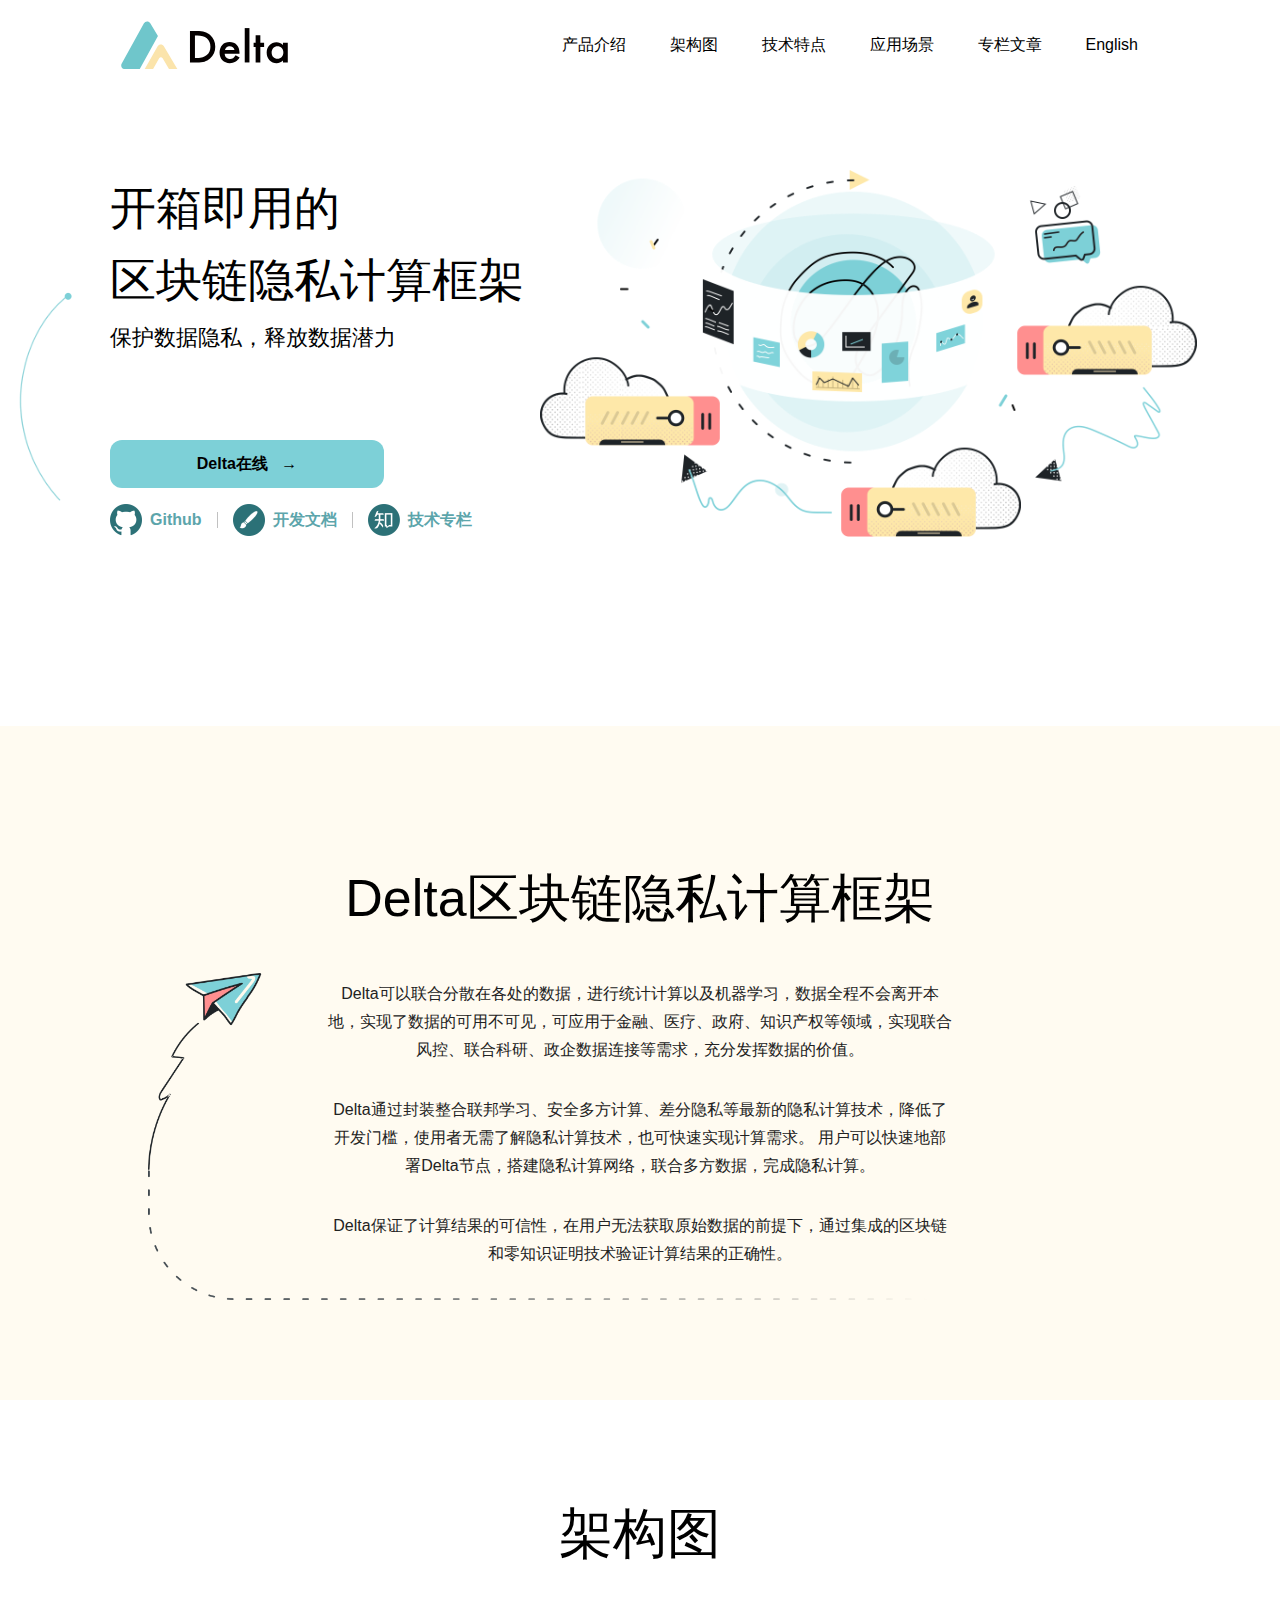
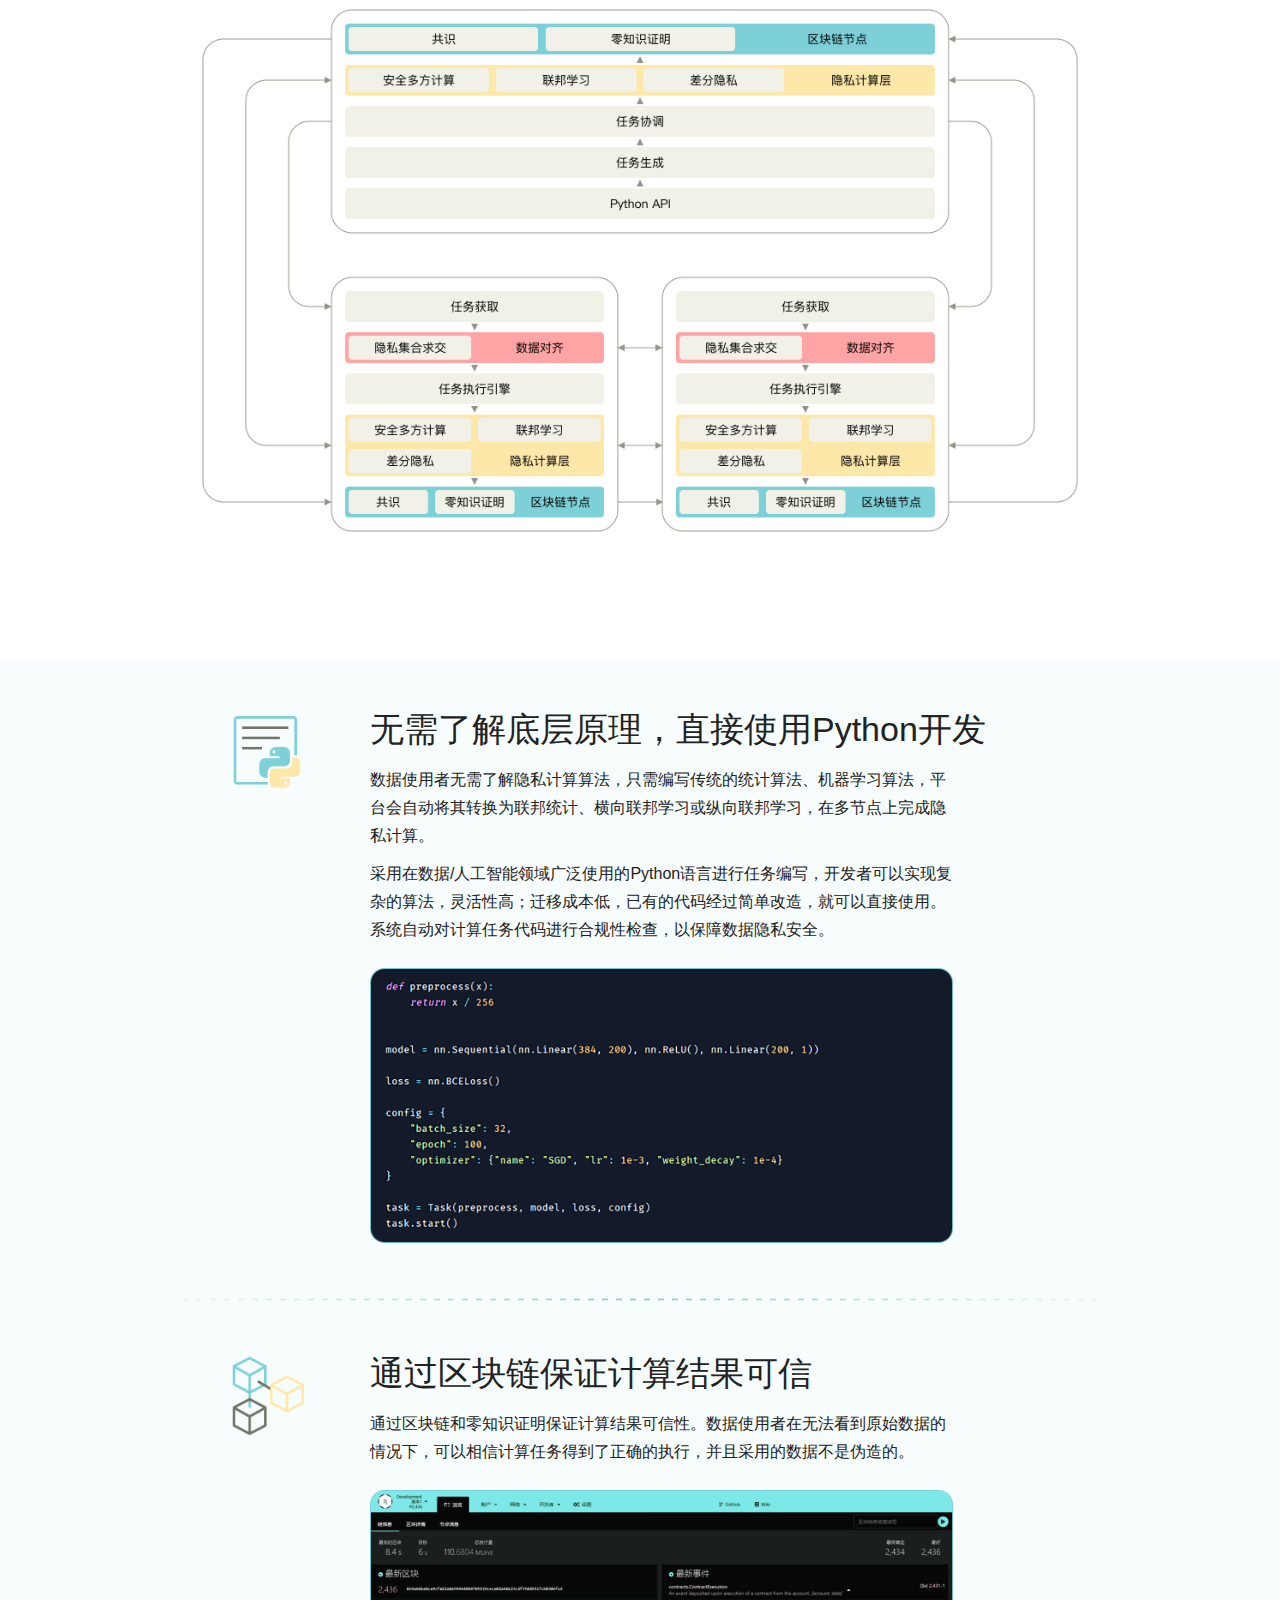
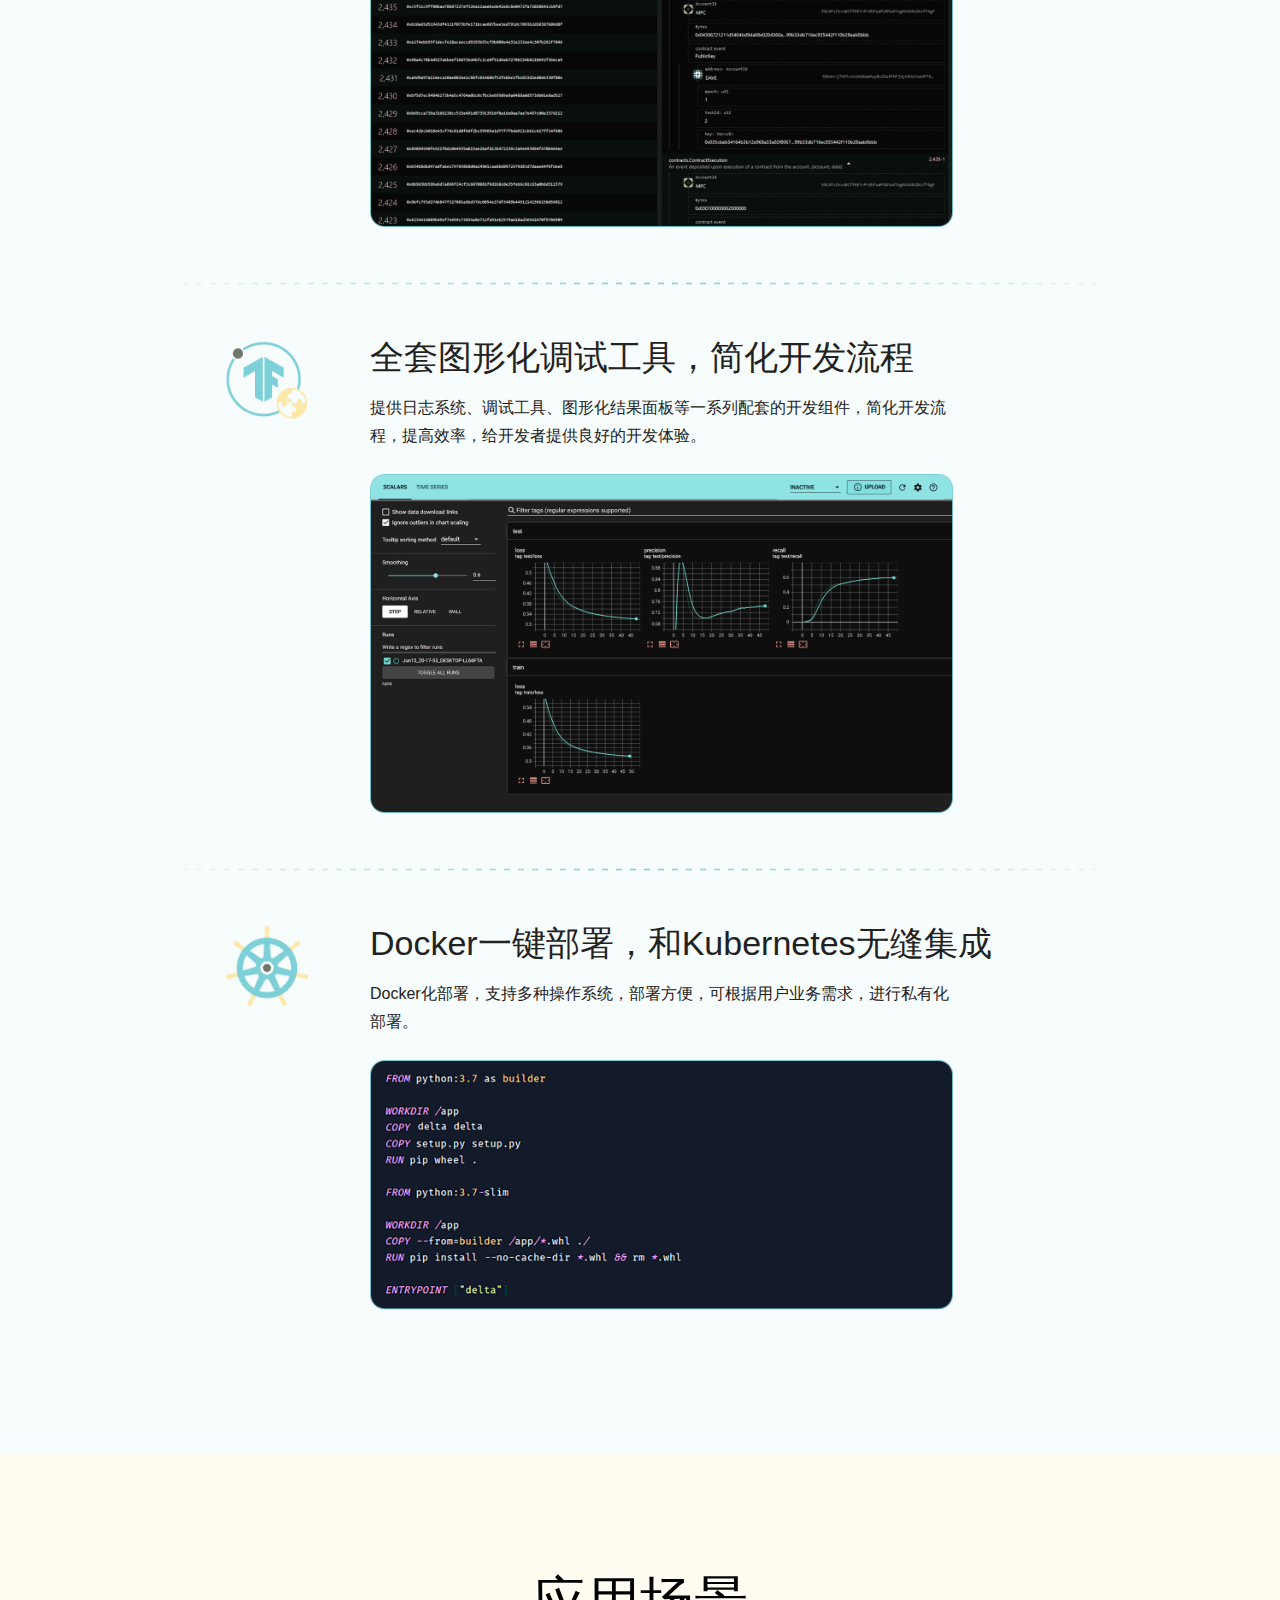
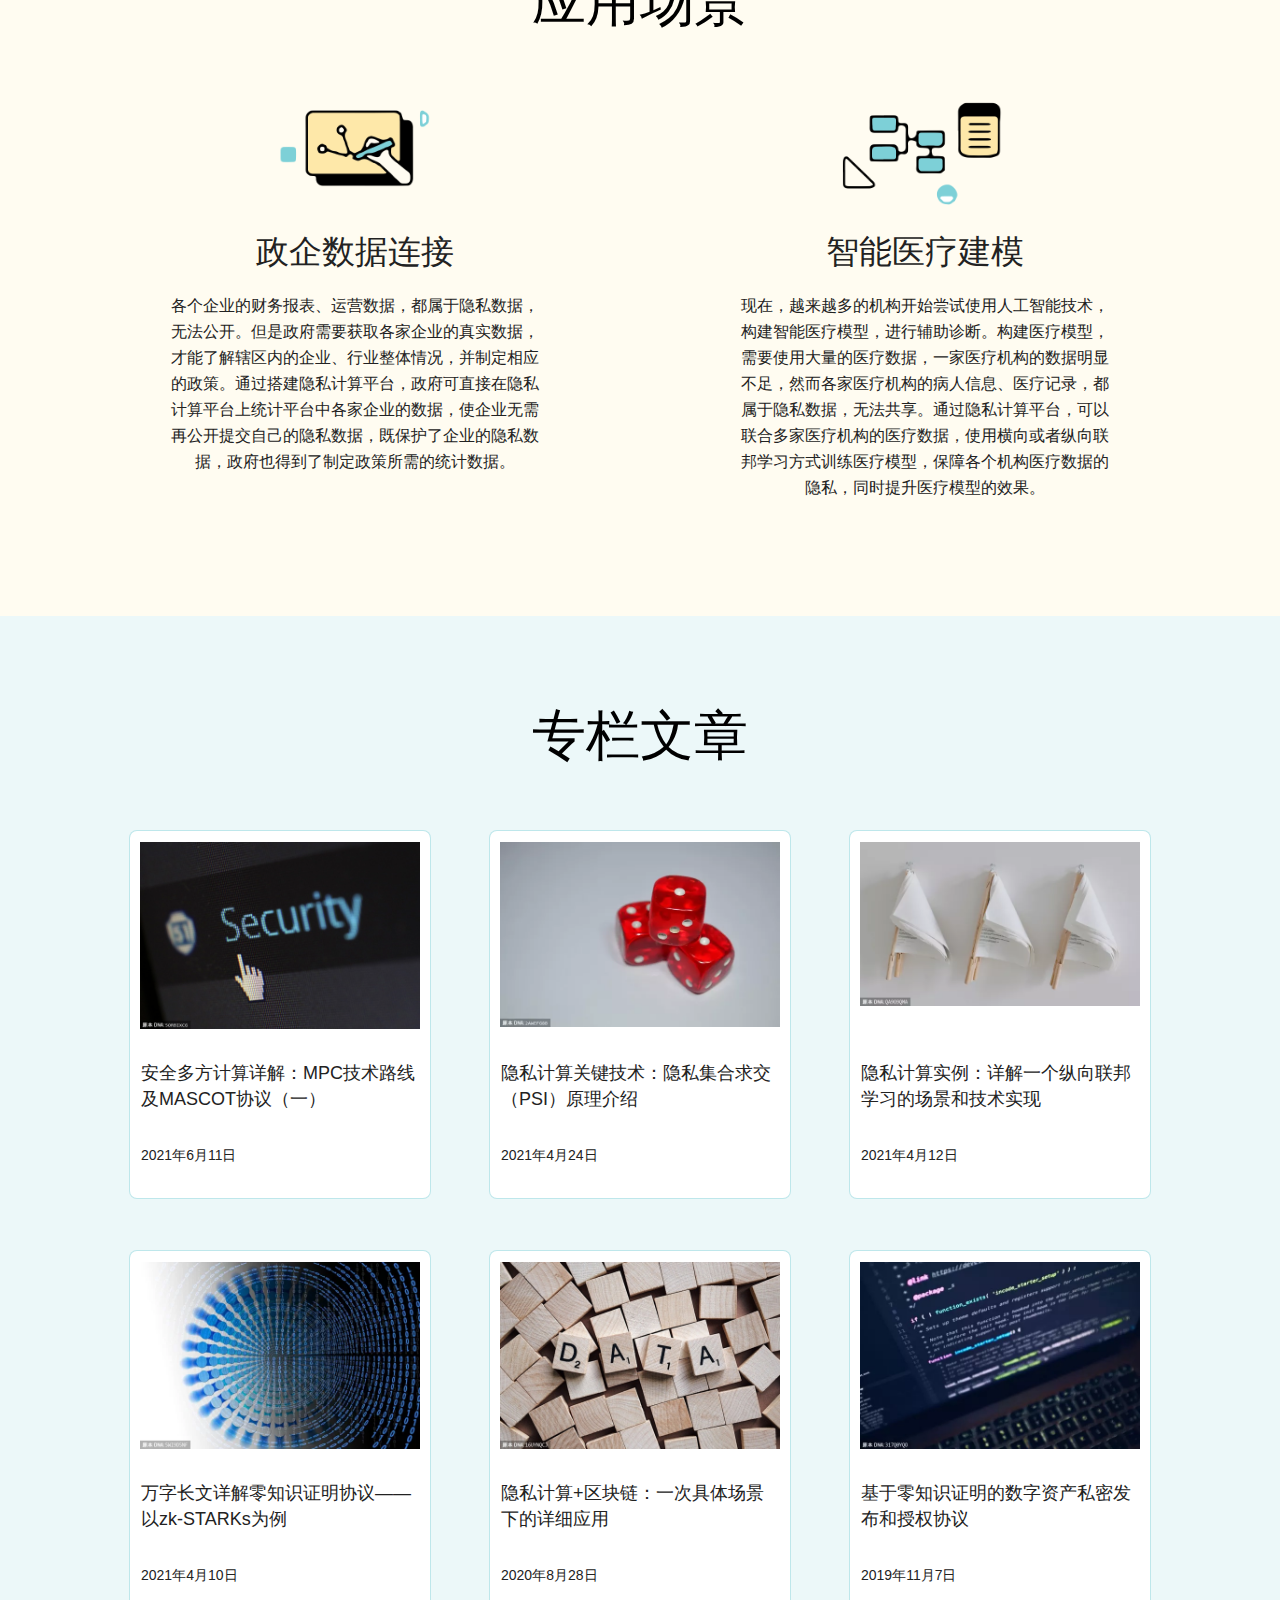
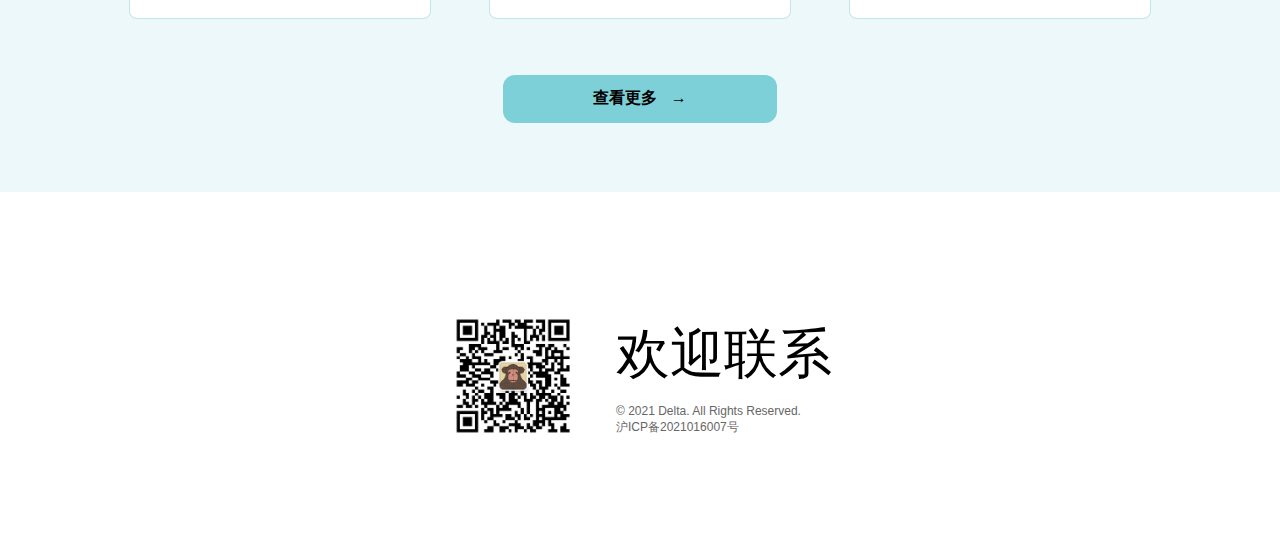
<file: index.html>
<!DOCTYPE html>
<html lang="zh">
<head>
    <meta charset="utf-8">
    <meta http-equiv="X-UA-Compatible" content="IE=edge">
    <title>Delta&nbsp;-&nbsp;开箱即用的区块链隐私计算框架</title>
    <meta name="description"
        content="快速搭建隐私计算网络，实现用户数据的可用不可见，无需获取原始数据，也可使用全网的数据进行统计计算以及机器学习。平台可用于金融、医疗、政府、知识产权等领域，实现联合风控、联合科研、政府数据开放等需求，提升数据的价值。">
    <meta name="keywords" content="Delta,隐私计算,Python,区块链,联邦学习,安全多方计算,差分隐私,可信计算,零知识证明">
    <meta name="viewport" content="width=device-width, initial-scale=1">
    <style>
        body {
            width: 100%;
            margin: 0;
        }

        a,
        p,
        span,
        button {
            font-family: 'PingFang SC', 'HanHei SC', 'Microsoft YaHei', 'Helvetica Neue', 'Helvetica', 'Arial', 'sans-serif';
        }

        img {
            max-height: 100%;
            max-width: 100%;
        }

        .clickable {
            cursor: pointer;
        }

        .title_color {
            color: #000000;
        }

        .detail_color {
            color: #222222;
        }

        .footer_color {
            color: #666666;
        }

        .bold {
            font-weight: 500;
        }

        .normal {
            font-weight: 400;
        }

        .thin {
            font-weight: 300;
        }

        a {
            text-decoration: none;
        }

        a:hover {
            text-decoration: underline;
        }
        .link_button:hover,.header_tab:hover {
            text-decoration: none;
        }
    </style>
    <link rel="shortcut icon" href="./favicon.ico" type="image/x-icon" />
    <link rel="stylesheet" href="./css/300.css">
    <link rel="stylesheet" href="./css/960.css">
    <link rel="stylesheet" href="./css/1200.css">
    <script type="text/javascript">
        function blogIn(x) {
            x.style.borderColor = "rgb(125, 208, 215)";
            x.style.borderWidth = "2px";
        }

        function blogOut(x) {
            x.style.borderColor = "rgba(125, 208, 215, 0.5)";
            x.style.borderWidth = "1px"
        }

        function headIn(x) {
            let child = x.firstElementChild;
            child.style.visibility = "visible";
        }

        function headOut(x) {
            let child = x.firstElementChild;
            child.style.visibility = "hidden";

        }

        function scrollInto(element_id) {
            let element = document.getElementById(element_id);
            element.scrollIntoView()

        }

        function tryDemo() {
            let quiz = document.getElementById("quiz");
            quiz.style.display = "flex";
            let btn = document.getElementById("submit_button");
            console.log(btn.onclick)
        }

    </script>
    <script type="text/javascript" async defer>
        var _hmt = _hmt || [];
        (function () {
            var hm = document.createElement("script");
            hm.src = "https://hm.baidu.com/hm.js?93edeb718fb49854a88e9ba46d8d0d24";
            var s = document.getElementsByTagName("script")[0];
            s.parentNode.insertBefore(hm, s);
        })();

    </script>
</head>

<body>
    <div id="header">
        <img id="logo" src="./img/logo.svg" />
        <span id="header_tabs">
            <span class="header_tab clickable" onclick="scrollInto('description')">产品介绍
                <span class="header_tab_img">
                    <img src="./img/header_img.png" alt="">
                </span>
            </span>
            <span class="header_tab bold title_color clickable" onclick="scrollInto('framework')">架构图
                <span class="header_tab_img">
                    <img src="./img/header_img.png" alt="">
                </span>
            </span>
            <span class="header_tab bold title_color clickable" onclick="scrollInto('features')">技术特点
                <span class="header_tab_img">
                    <img src="./img/header_img.png" alt="">
                </span>
            </span>
            <span class="header_tab bold title_color clickable" onclick="scrollInto('scene')">应用场景
                <span class="header_tab_img">
                    <img src="./img/header_img.png" alt="">
                </span>
            </span>
            <span class="header_tab bold title_color clickable" onclick="scrollInto('blog')">专栏文章
                <span class="header_tab_img">
                    <img src="./img/header_img.png" alt="">
                </span>
            </span>
            <a class="header_tab bold title_color clickable" href="/en">English
                <span class="header_tab_img">
                    <img src="./img/header_img.png" alt="">
                </span>
            </a>
        </span>

    </div>

    <div id="banner">
        <div id="banner_content">
            <p class="banner_big_title normal title_color">开箱即用的</p>
            <p class="banner_big_title normal title_color">区块链隐私计算框架</p>
            <p class="banner_small_title normal title_color">保护数据隐私，释放数据潜力</p>
            <button id="demo_button" class="arrow_button clickable"
                onclick="window.open('https://board.deltampc.com/')">Delta在线&nbsp;&nbsp;&nbsp;&rarr;</button>
            <div id="link_buttons">
                <a class="link_button clickable" href="https://github.com/delta-mpc" target="_blank">
                    <div class="link_img">
                        <img src="./img/github.png" alt="">
                    </div>
                    <div class="link_text">Github</div>
                </a>
                <div id="link_button_sep"></div>
                <a class="link_button clickable" href="https://docs.deltampc.com" target="_blank">
                    <div class="link_img">
                        <img src="./img/doc.png" alt="">
                    </div>
                    <div class="link_text">开发文档</div>
                </a>
                <div id="link_button_sep"></div>
                <a class="link_button clickable" href="https://www.zhihu.com/column/blocktech" target="_blank">
                    <div class="link_img">
                        <img src="./img/zhihu.png" alt="">
                    </div>
                    <div class="link_text">技术专栏</div>
                </a>
            </div>
            <span id="banner_line">
                <img src="./img/banner_line.png" alt="">
            </span>

        </div>

        <div id="banner_img">
            <img src="./img/banner.png" alt="">
        </div>


    </div>

    <div id="description" class="section">
        <p id="des_title" class="section_title">
            Delta区块链隐私计算框架
        </p>

        <div id="des_main">
            <div id="des_content">
                <p class="des_text thin detail_color">
                    Delta可以联合分散在各处的数据，进行统计计算以及机器学习，数据全程不会离开本地，实现了数据的可用不可见，可应用于金融、医疗、政府、知识产权等领域，实现联合风控、联合科研、政企数据连接等需求，充分发挥数据的价值。
                </p>
                <p class="des_text thin detail_color">
                    Delta通过封装整合联邦学习、安全多方计算、差分隐私等最新的隐私计算技术，降低了开发门槛，使用者无需了解隐私计算技术，也可快速实现计算需求。
                    用户可以快速地部署Delta节点，搭建隐私计算网络，联合多方数据，完成隐私计算。</p>
                <p class="des_text thin detail_color">
                    Delta保证了计算结果的可信性，在用户无法获取原始数据的前提下，通过集成的区块链和零知识证明技术验证计算结果的正确性。</p>
            </div>
            <span id="des_img">
                <img src="./img/des_line.png" alt="">
            </span>
        </div>

    </div>


    <div id="framework" class="section">
        <p id="framework_title" class="section_title">架构图</p>
        <div id="framework_img">
            <img src="./img/framework.png" alt="" />
        </div>
    </div>


    <div id="features" class="section">
        <div class="feature_tab">
            <div class="feature_tab_icon">
                <img src="./img/feature_icon1.png" alt="">
            </div>

            <div class="feature_tab_main">
                <p class="feature_tab_text1 normal detail_color">无需了解底层原理，直接使用Python开发</p>
                <p class="feature_tab_text2 thin detail_color">
                    数据使用者无需了解隐私计算算法，只需编写传统的统计算法、机器学习算法，平台会自动将其转换为联邦统计、横向联邦学习或纵向联邦学习，在多节点上完成隐私计算。</p>
                <p class="feature_tab_text2 thin detail_color">
                    采用在数据/人工智能领域广泛使用的Python语言进行任务编写，开发者可以实现复杂的算法，灵活性高；迁移成本低，已有的代码经过简单改造，就可以直接使用。系统自动对计算任务代码进行合规性检查，以保障数据隐私安全。
                </p>

                <div class="feature_tab_img">
                    <img src="./img/feature_img1.png" alt="" />
                </div>
            </div>
        </div>
        <div class="feature_sep">
            <img src="./img/feature_sep.png" alt="">
        </div>
        <div class="feature_tab">
            <div class="feature_tab_icon">
                <img src="./img/feature_icon2.png" alt="">
            </div>
            <div class="feature_tab_main">
                <p class="feature_tab_text1 normal detail_color">通过区块链保证计算结果可信</p>
                <p class="feature_tab_text2 thin detail_color">
                    通过区块链和零知识证明保证计算结果可信性。数据使用者在无法看到原始数据的情况下，可以相信计算任务得到了正确的执行，并且采用的数据不是伪造的。
                </p>
                <div class="feature_tab_img">
                    <img src="./img/feature_img2.png" alt="" />
                </div>
            </div>
        </div>
        <div class="feature_sep">
            <img src="./img/feature_sep.png" alt="">
        </div>

        <div class="feature_tab">
            <div class="feature_tab_icon">
                <img src="./img/feature_icon3.png" alt="">
            </div>
            <div class="feature_tab_main">
                <p class="feature_tab_text1 normal detail_color">全套图形化调试工具，简化开发流程</p>
                <p class="feature_tab_text2 thin detail_color">提供日志系统、调试工具、图形化结果面板等一系列配套的开发组件，简化开发流程，提高效率，给开发者提供良好的开发体验。
                </p>
                <div class="feature_tab_img">
                    <img src="./img/feature_img3.png" alt="" />
                </div>

            </div>
        </div>
        <div class="feature_sep">
            <img src="./img/feature_sep.png" alt="">
        </div>

        <div class="feature_tab">
            <div class="feature_tab_icon">
                <img src="./img/feature_icon4.png" alt="">
            </div>
            <div class="feature_tab_main">
                <p class="feature_tab_text1 normal detail_color">Docker一键部署，和Kubernetes无缝集成</p>
                <p class="feature_tab_text2 thin detail_color">
                    Docker化部署，支持多种操作系统，部署方便，可根据用户业务需求，进行私有化部署。
                </p>
                <div class="feature_tab_img">
                    <img src="./img/feature_img4.png" alt="" />
                </div>
            </div>
        </div>


    </div>

    <div id="scene" class="section">
        <p id="scene_title" class="section_title">应用场景</p>
        <div id="scene_content">
            <div class="scene_tab">
                <div class="scene_tab_img">
                    <img src="./img/scene_img1.png" alt="" />
                </div>
                <p class="scene_tab_text1 normal detail_color">政企数据连接</p>
                <p class="scene_tab_text2 thin detail_color">
                    各个企业的财务报表、运营数据，都属于隐私数据，无法公开。但是政府需要获取各家企业的真实数据，才能了解辖区内的企业、行业整体情况，并制定相应的政策。通过搭建隐私计算平台，政府可直接在隐私计算平台上统计平台中各家企业的数据，使企业无需再公开提交自己的隐私数据，既保护了企业的隐私数据，政府也得到了制定政策所需的统计数据。
                </p>
            </div>
            <div class="scene_tab">
                <div class="scene_tab_img">
                    <img src="./img/scene_img2.png" alt="" />
                </div>
                <p class="scene_tab_text1 normal detail_color">智能医疗建模</p>
                <p class="scene_tab_text2 thin detail_color">
                    现在，越来越多的机构开始尝试使用人工智能技术，构建智能医疗模型，进行辅助诊断。构建医疗模型，需要使用大量的医疗数据，一家医疗机构的数据明显不足，然而各家医疗机构的病人信息、医疗记录，都属于隐私数据，无法共享。通过隐私计算平台，可以联合多家医疗机构的医疗数据，使用横向或者纵向联邦学习方式训练医疗模型，保障各个机构医疗数据的隐私，同时提升医疗模型的效果。
                </p>
            </div>
        </div>
    </div>

    <div id="blog" class="section">
        <p id="blog_title" class="section_title">专栏文章</p>
        <div id="blog_main">
            <div class="blog_wrapper">
                <div class="blog_tab clickable" onclick="window.open('https://zhuanlan.zhihu.com/p/380037249');"
                    onmouseover="blogIn(this)" onmouseout="blogOut(this)">
                    <div class="blog_img">
                        <img src="./img/blog_img3.png" alt="">
                    </div>
                    <p class="blog_article_title bold detail_color">安全多方计算详解：MPC技术路线及MASCOT协议（一）</p>
                    <p class="blog_detail thin detail_color">
                        <span>2021年6月11日</span>
                    </p>
                </div>
            </div>

            <div class="blog_wrapper">
                <div class="blog_tab clickable" onclick="window.open('https://zhuanlan.zhihu.com/p/367477035');"
                    onmouseover="blogIn(this)" onmouseout="blogOut(this)">
                    <div class="blog_img">
                        <img src="./img/blog_img1.webp" alt="">
                    </div>
                    <p class="blog_article_title bold detail_color">隐私计算关键技术：隐私集合求交（PSI）原理介绍</p>
                    <p class="blog_detail thin detail_color">
                        <span>2021年4月24日</span>
                    </p>
                </div>
            </div>

            <div class="blog_wrapper">
                <div class="blog_tab clickable" onclick="window.open('https://zhuanlan.zhihu.com/p/364257618');"
                    onmouseover="blogIn(this)" onmouseout="blogOut(this)">
                    <div class="blog_img">
                        <img src="./img/blog_img6.webp" alt="">
                    </div>
                    <p class="blog_article_title bold detail_color">隐私计算实例：详解一个纵向联邦学习的场景和技术实现</p>
                    <p class="blog_detail thin detail_color">
                        <span>2021年4月12日</span>
                    </p>
                </div>
            </div>

            <div class="blog_wrapper">
                <div class="blog_tab clickable" onclick="window.open('https://zhuanlan.zhihu.com/p/362936724');"
                    onmouseover="blogIn(this)" onmouseout="blogOut(this)">
                    <div class="blog_img">
                        <img src="./img/blog_img5.webp" alt="">
                    </div>
                    <p class="blog_article_title bold detail_color">万字长文详解零知识证明协议——以zk-STARKs为例</p>
                    <p class="blog_detail thin detail_color">
                        <span>2021年4月10日</span>
                    </p>
                </div>
            </div>
            <div class="blog_wrapper">
                <div class="blog_tab clickable" onclick="window.open('https://zhuanlan.zhihu.com/p/203315316');"
                    onmouseover="blogIn(this)" onmouseout="blogOut(this)">
                    <div class="blog_img">
                        <img src="./img/blog_img2.jpg" alt="">
                    </div>
                    <p class="blog_article_title bold detail_color">隐私计算+区块链：一次具体场景下的详细应用</p>
                    <p class="blog_detail thin detail_color">
                        <span>2020年8月28日</span>
                    </p>
                </div>
            </div>

            <div class="blog_wrapper">
                <div class="blog_tab clickable" onclick="window.open('https://zhuanlan.zhihu.com/p/90625268');"
                    onmouseover="blogIn(this)" onmouseout="blogOut(this)">
                    <div class="blog_img">
                        <img src="./img/blog_img4.jpg" alt="">
                    </div>
                    <p class="blog_article_title bold detail_color">基于零知识证明的数字资产私密发布和授权协议</p>
                    <p class="blog_detail thin detail_color">
                        <span>2019年11月7日</span>
                    </p>
                </div>
            </div>
        </div>
        <button id="blog_button" class="arrow_button clickable"
            onclick="window.open('https://www.zhihu.com/column/blocktech')">查看更多&nbsp;&nbsp;&nbsp;&rarr;</button>
    </div>

    <div id="contact" class="section">
        <div id="contact_main">
            <div id="contact_img">
                <img src="./img/contact.png" alt="" />
            </div>
            <div id="contact_text">
                <p id="contact_title" class="section_title">欢迎联系</p>
                <p class="foot_text bold footer_color">&copy; 2021 Delta. All Rights Reserved.</p>
                <a class="foot_text bold footer_color" href="https://beian.miit.gov.cn"
                    target="_blank">沪ICP备2021016007号</a>
            </div>
        </div>
    </div>
</body>

</html>
</file>
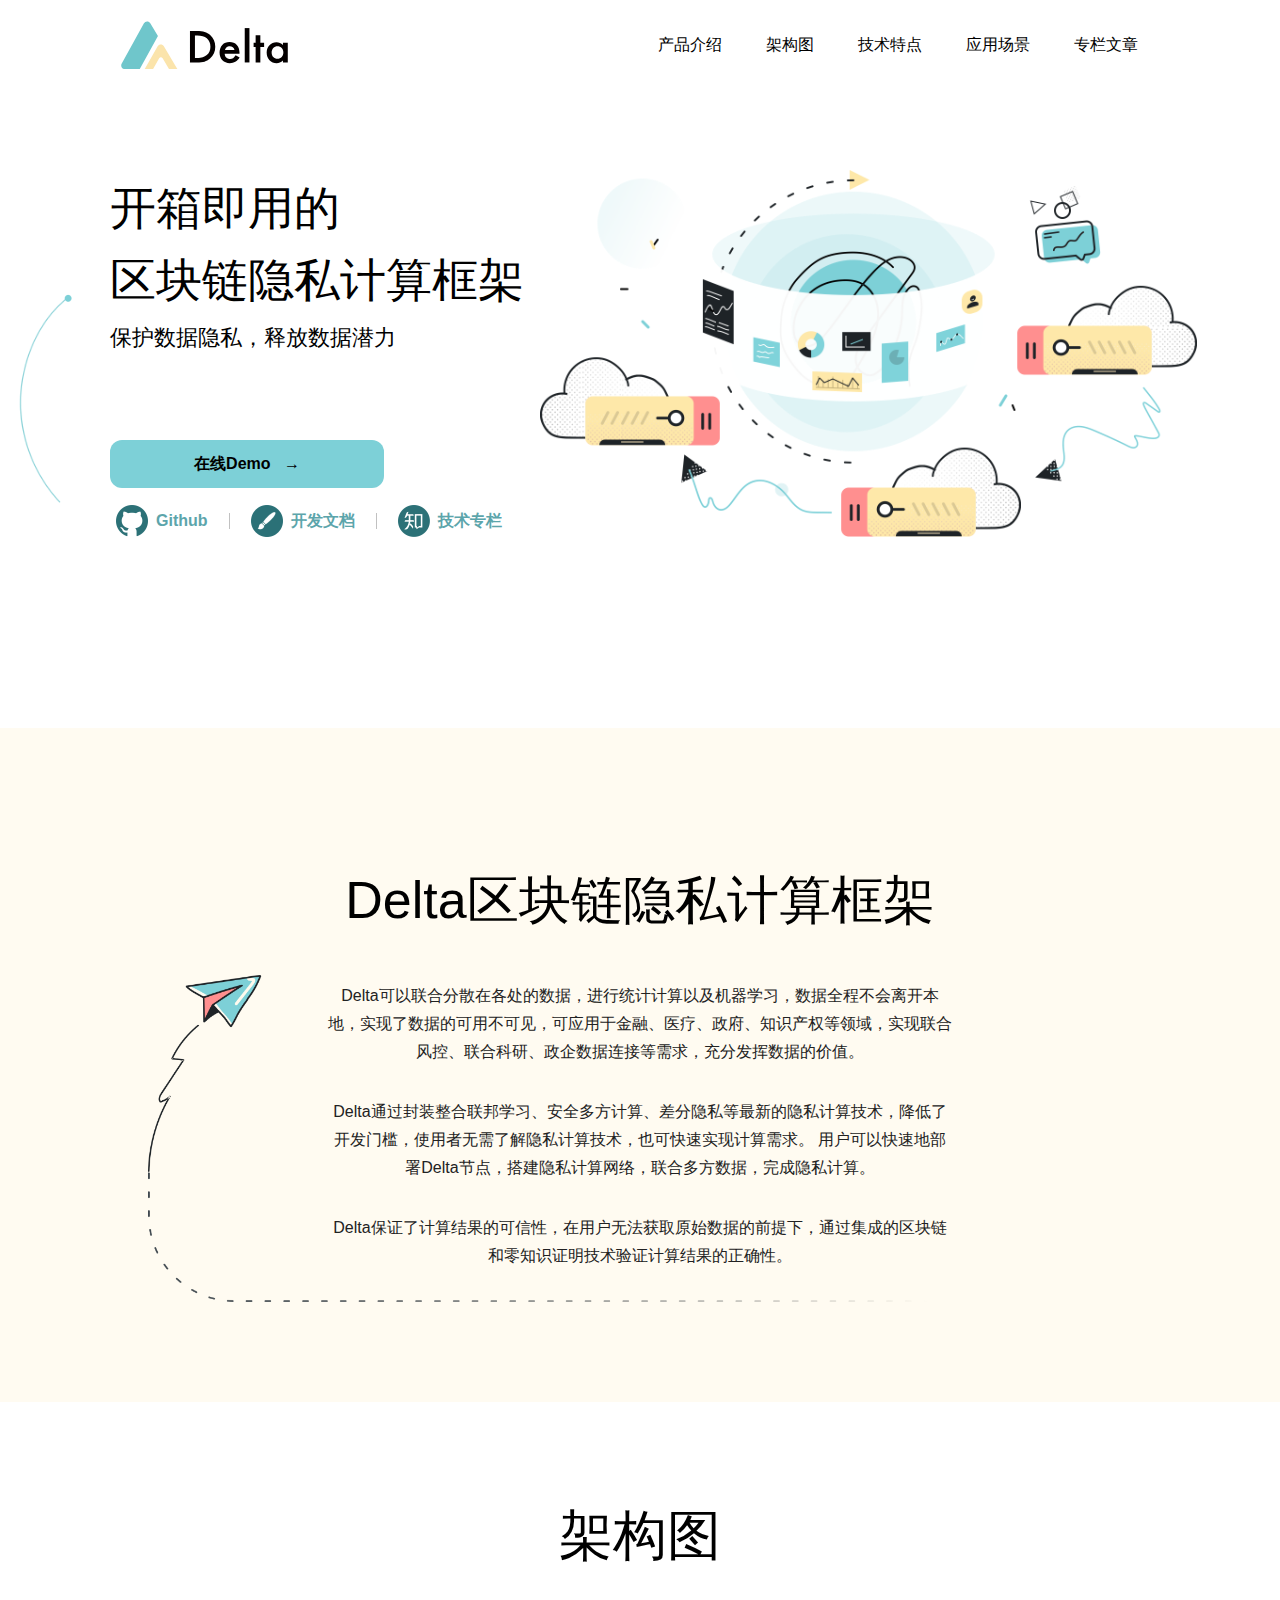
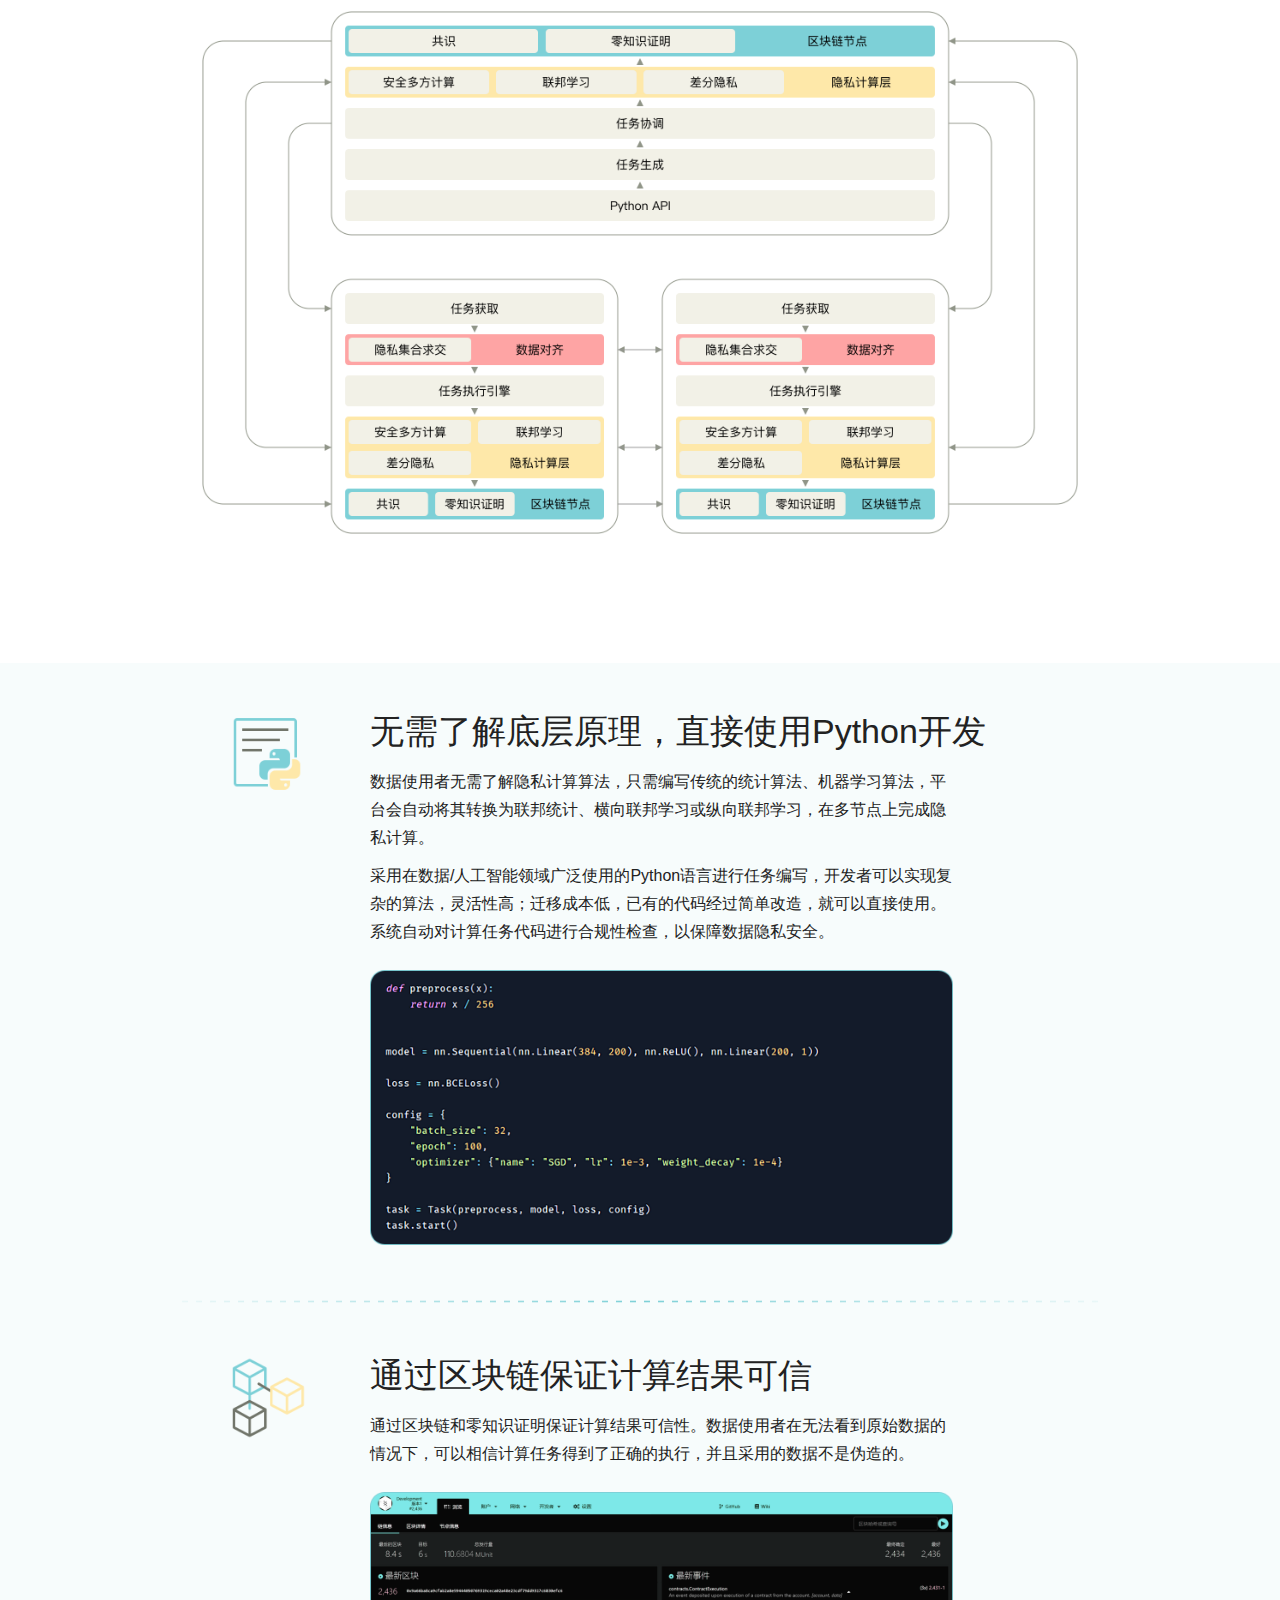
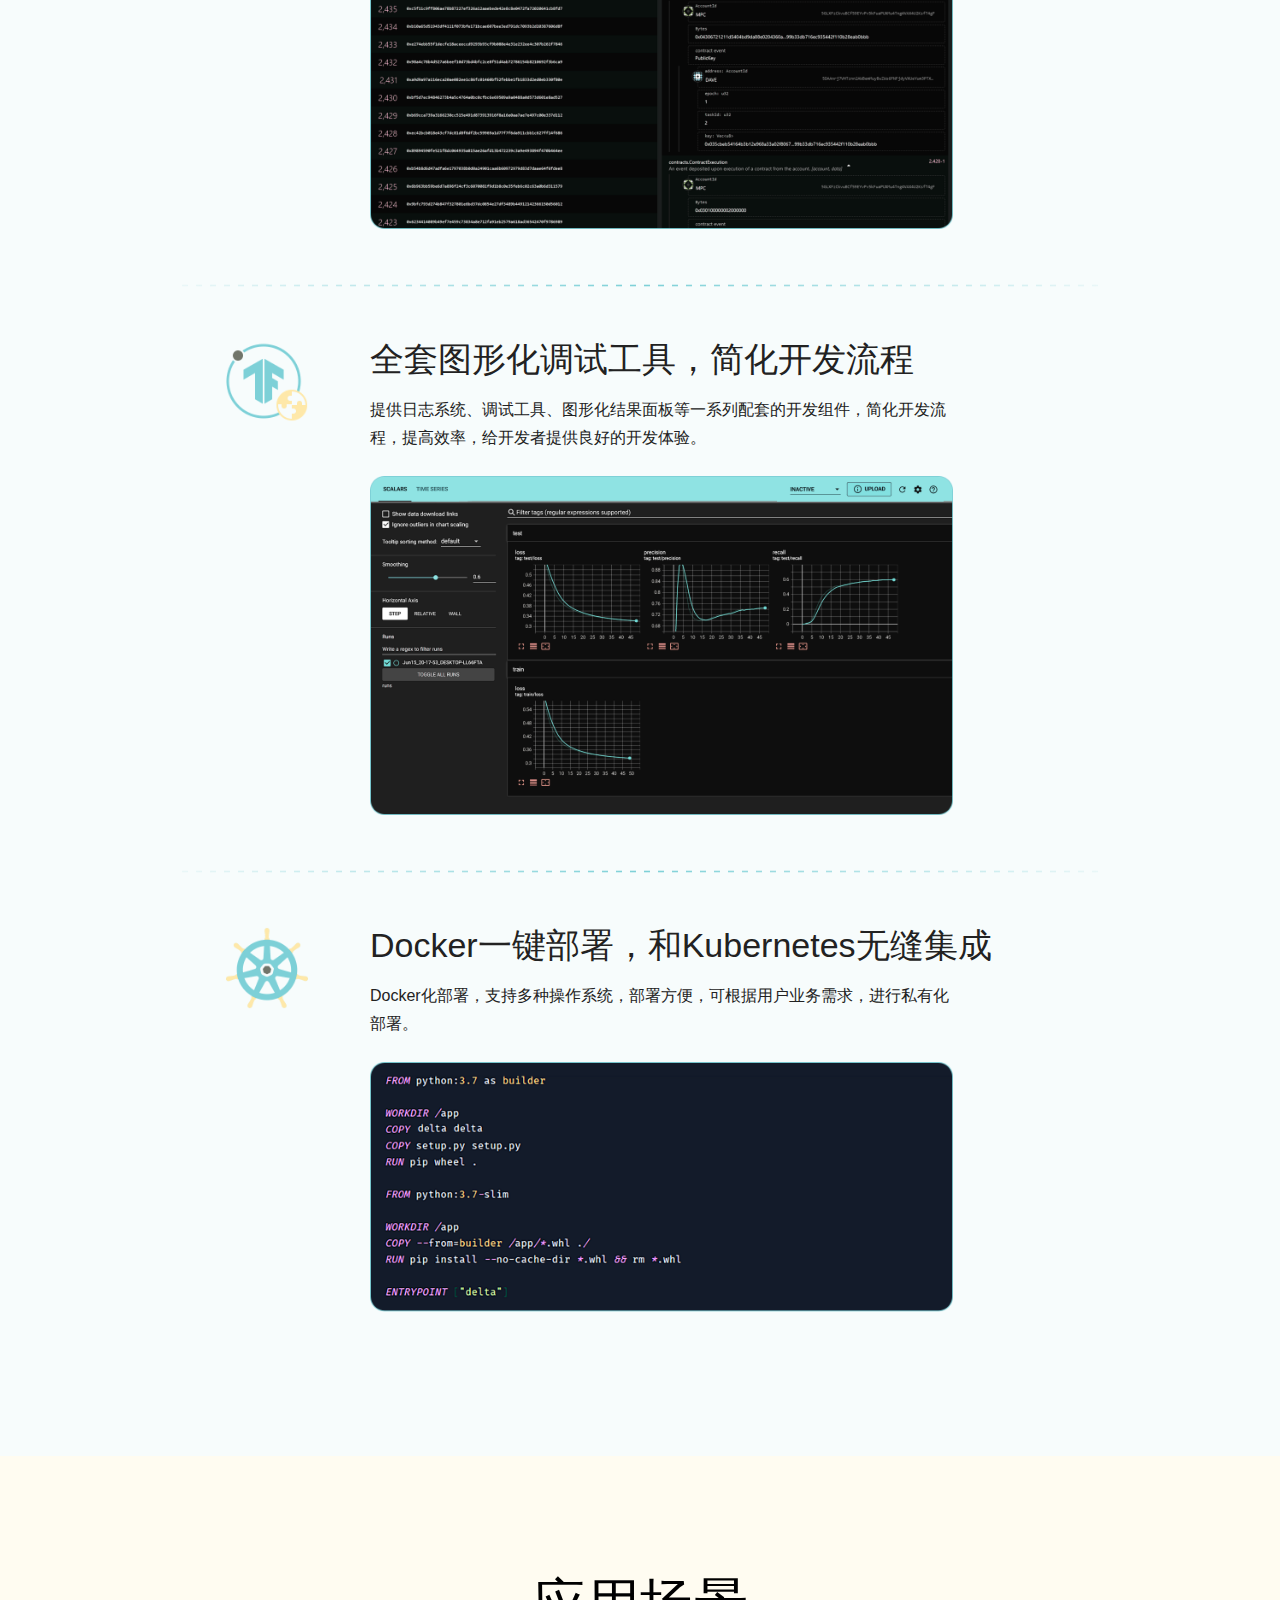
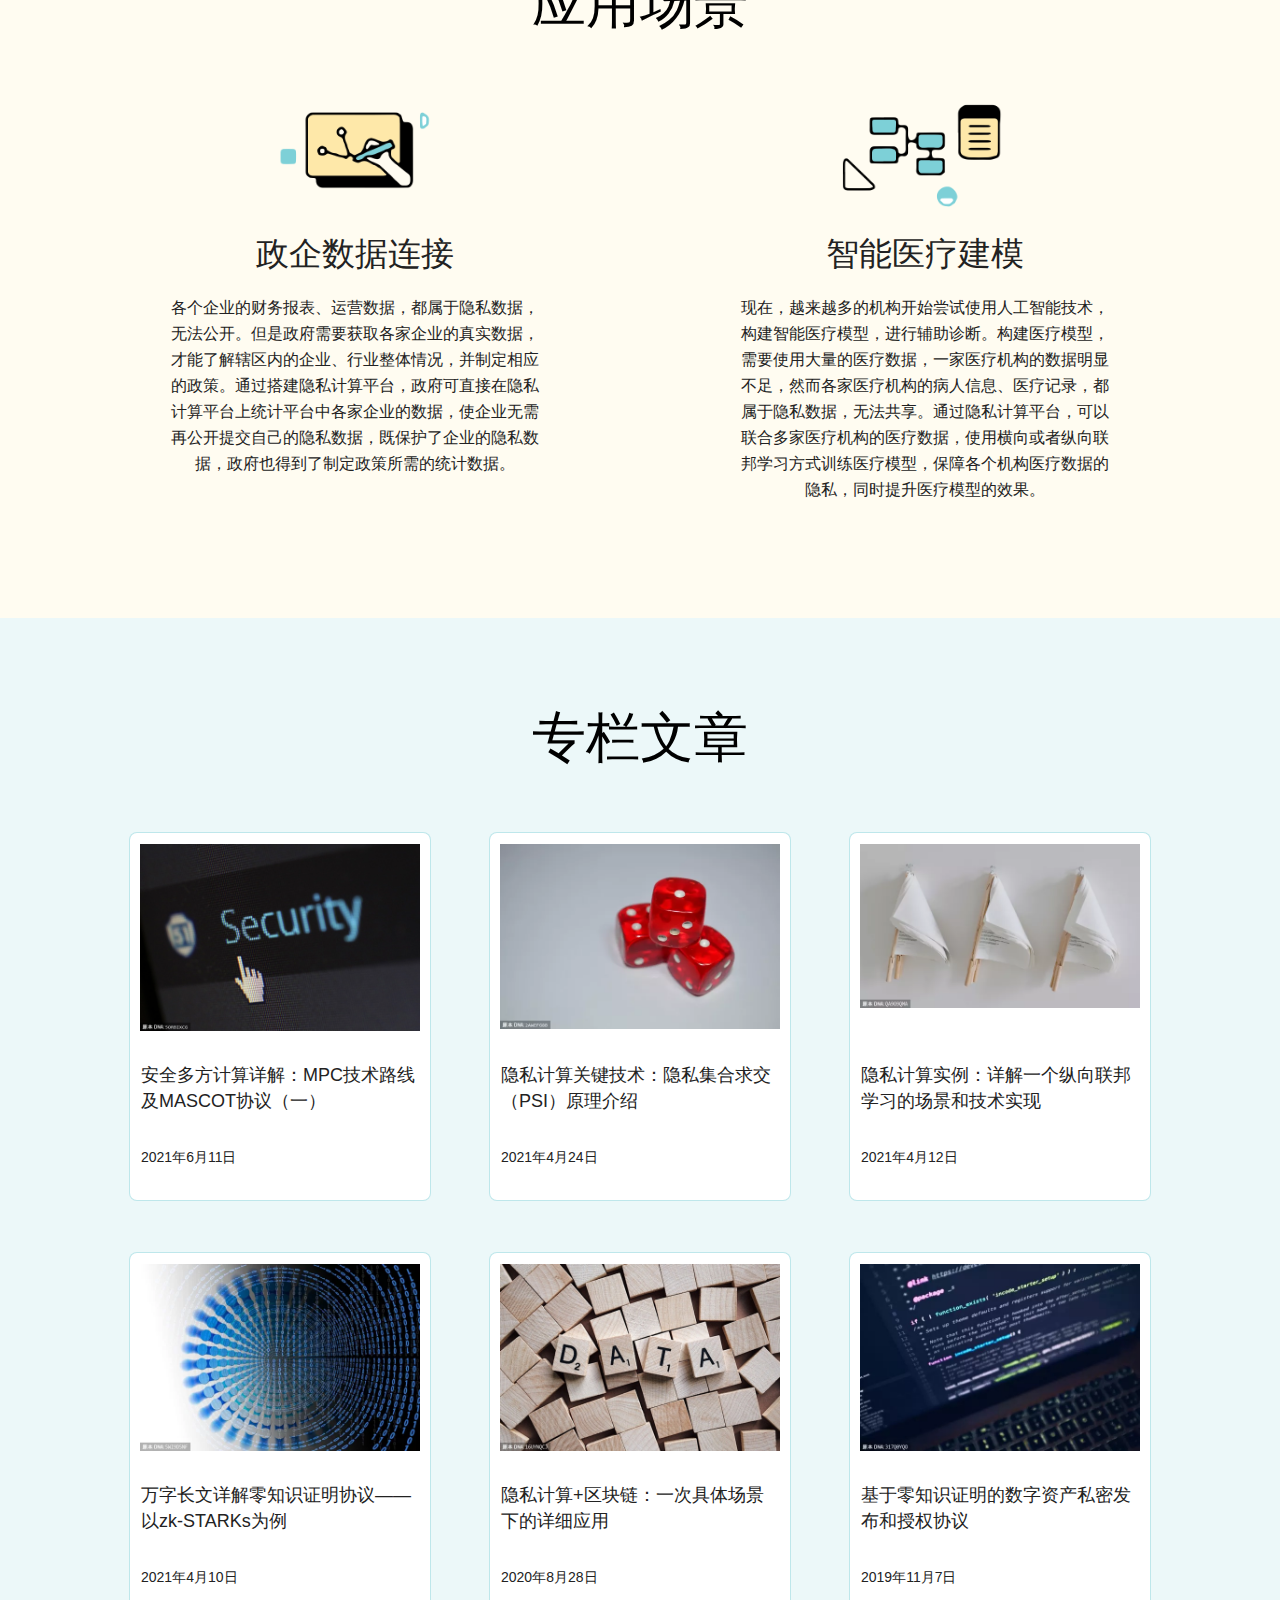
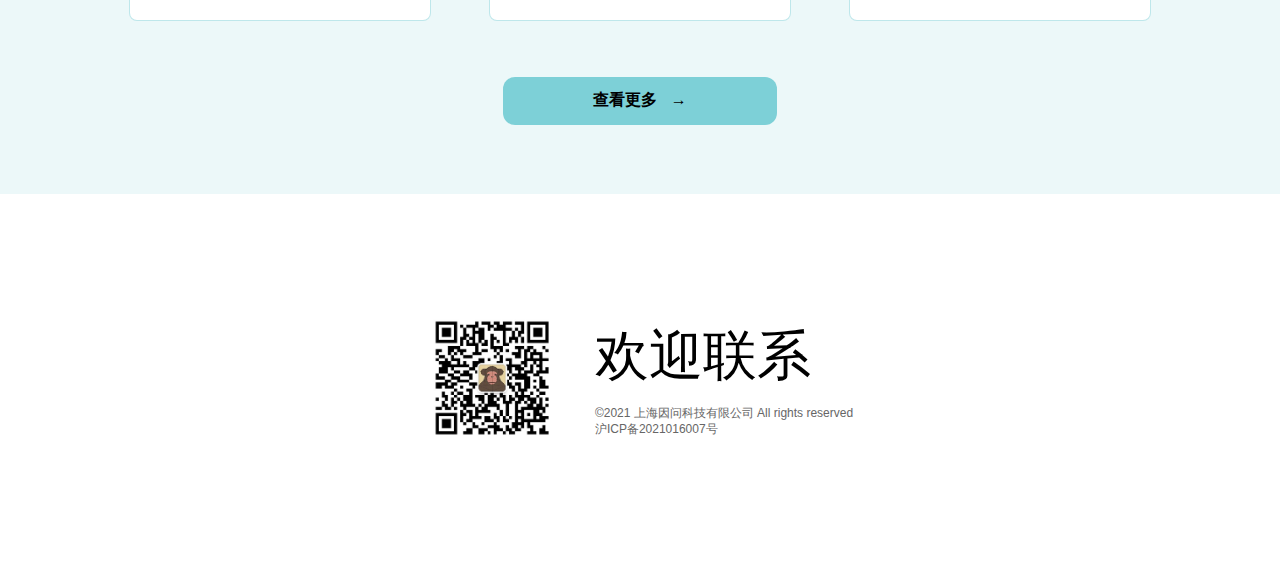
<file: delta_index.html>
<!DOCTYPE html>
<!--[if lt IE 7]>      <html class="no-js lt-ie9 lt-ie8 lt-ie7"> <![endif]-->
<!--[if IE 7]>         <html class="no-js lt-ie9 lt-ie8"> <![endif]-->
<!--[if IE 8]>         <html class="no-js lt-ie9"> <![endif]-->
<!--[if gt IE 8]>      <html class="no-js"> <!--<![endif]-->
<html>


<head>
    <meta charset="utf-8">
    <meta http-equiv="X-UA-Compatible" content="IE=edge">
    <title>Delta&nbsp;-&nbsp;开箱即用的区块链隐私计算框架</title>
    <meta name="description"
        content="快速搭建隐私计算网络，实现用户数据的可用不可见，无需获取原始数据，也可使用全网的数据进行统计计算以及机器学习。平台可用于金融、医疗、政府、知识产权等领域，实现联合风控、联合科研、政府数据开放等需求，提升数据的价值。">
    <meta name="keywords" content="Delta,隐私计算,Python,区块链,联邦学习,安全多方计算">
    <meta name="viewport" content="width=device-width, initial-scale=1">
    <style>
        body {
            width: 100%;
            margin: 0;
        }

        a,
        p,
        span,
        button {
            font-family: 'PingFang SC', 'HanHei SC', 'Microsoft YaHei', 'Helvetica Neue', 'Helvetica', 'Arial', 'sans-serif';
        }

        img {
            max-height: 100%;
            max-width: 100%;
        }

        .clickable {
            cursor: pointer;
        }

        .title_color {
            color: #000000;
        }

        .detail_color {
            color: #222222;
        }

        .footer_color {
            color: #666666;
        }

        .bold {
            font-weight: 500;
        }

        .normal {
            font-weight: 400;
        }

        .thin {
            font-weight: 300;
        }

        a {
            text-decoration: none;
        }

        a:hover {
            text-decoration: underline;
        }
    </style>
    <link rel="shortcut icon" href="./favicon.ico" type="image/x-icon" />
    <link rel="stylesheet" href="./css/300.css">
    <link rel="stylesheet" href="./css/960.css">
    <link rel="stylesheet" href="./css/1200.css">
    <script type="text/javascript">
        function blogIn(x) {
            x.style.borderColor = "rgb(125, 208, 215)";
            x.style.borderWidth = "2px";
        }

        function blogOut(x) {
            x.style.borderColor = "rgba(125, 208, 215, 0.5)";
            x.style.borderWidth = "1px"
        }

        function headIn(x) {
            let child = x.firstElementChild;
            child.style.visibility = "visible";
        }

        function headOut(x) {
            let child = x.firstElementChild;
            child.style.visibility = "hidden";

        }

        function scrollInto(element_id) {
            let element = document.getElementById(element_id);
            element.scrollIntoView()

        }

        function tryDemo() {
            let quiz = document.getElementById("quiz");
            quiz.style.display = "flex";
            let btn = document.getElementById("submit_button");
            console.log(btn.onclick)
        }

    </script>
    <script type="text/javascript" async defer>
        var _hmt = _hmt || [];
        (function () {
            var hm = document.createElement("script");
            hm.src = "https://hm.baidu.com/hm.js?93edeb718fb49854a88e9ba46d8d0d24";
            var s = document.getElementsByTagName("script")[0];
            s.parentNode.insertBefore(hm, s);
        })();

    </script>
</head>

<body>
    <!--[if lt IE 7]>
            <p class="browsehappy">You are using an <strong>outdated</strong> browser. Please <a href="#">upgrade your browser</a> to improve your experience.</p>
        <![endif]-->
    <div id="header">
        <img id="logo" src="./logo.svg"></img>
        <span id="header_tabs">
            <span class="header_tab clickable" onclick="scrollInto('description')">产品介绍
                <span class="header_tab_img">
                    <img src="./header_img.png" alt="">
                </span>
            </span>
            <span class="header_tab bold title_color clickable" onclick="scrollInto('framework')">架构图
                <span class="header_tab_img">
                    <img src="./header_img.png" alt="">
                </span>
            </span>
            <span class="header_tab bold title_color clickable" onclick="scrollInto('features')">技术特点
                <span class="header_tab_img">
                    <img src="./header_img.png" alt="">
                </span>
            </span>
            <span class="header_tab bold title_color clickable" onclick="scrollInto('scene')">应用场景
                <span class="header_tab_img">
                    <img src="./header_img.png" alt="">
                </span>
            </span>
            <span class="header_tab bold title_color clickable" onclick="scrollInto('blog')">专栏文章
                <span class="header_tab_img">
                    <img src="./header_img.png" alt="">
                </span>
            </span>
        </span>

    </div>

    <div id="banner">
        <div id="banner_content">
            <p class="banner_big_title normal title_color">开箱即用的</p>
            <p class="banner_big_title normal title_color">区块链隐私计算框架</p>
            <p class="banner_small_title normal title_color">保护数据隐私，释放数据潜力</p>
            <button id="demo_button" class="arrow_button clickable"
                onclick="window.open('https://board.deltampc.com/')">在线Demo&nbsp;&nbsp;&nbsp;&rarr;</button>
            <div id="link_buttons">
                <button class="link_button clickable" onclick="window.open('https://github.com/delta-mpc')">
                    <div class="link_img">
                        <img src="./github.png" alt="">
                    </div>
                    <div class="link_text">Github</div>
                </button>
                <div id="link_button_sep"></div>
                <button class="link_button clickable" onclick="window.open('https://docs.deltampc.com/')">
                    <div class="link_img">
                        <img src="./doc.png" alt="">
                    </div>
                    <div class="link_text">开发文档</div>
                </button>
                <div id="link_button_sep"></div>
                <button class="link_button clickable" onclick="window.open('https://www.zhihu.com/column/blocktech')">
                    <div class="link_img">
                        <img src="./zhihu.png" alt="">
                    </div>
                    <div class="link_text">技术专栏</div>
                </button>


            </div>
            <span id="banner_line">
                <img src="./banner_line.png" alt="">
            </span>

        </div>

        <div id="banner_img">
            <img src="./banner.png" alt="">
        </div>


    </div>

    <div id="description" class="section">
        <p id="des_title" class="section_title">
            Delta区块链隐私计算框架
        </p>

        <div id="des_main">
            <div id="des_content">
                <p class="des_text thin detail_color">
                    Delta可以联合分散在各处的数据，进行统计计算以及机器学习，数据全程不会离开本地，实现了数据的可用不可见，可应用于金融、医疗、政府、知识产权等领域，实现联合风控、联合科研、政企数据连接等需求，充分发挥数据的价值。
                </p>
                <p class="des_text thin detail_color">
                    Delta通过封装整合联邦学习、安全多方计算、差分隐私等最新的隐私计算技术，降低了开发门槛，使用者无需了解隐私计算技术，也可快速实现计算需求。
                    用户可以快速地部署Delta节点，搭建隐私计算网络，联合多方数据，完成隐私计算。</p>
                <p class="des_text thin detail_color">
                    Delta保证了计算结果的可信性，在用户无法获取原始数据的前提下，通过集成的区块链和零知识证明技术验证计算结果的正确性。</p>
            </div>
            <span id="des_img">
                <img src="./des_line.png" alt="">
            </span>
        </div>

    </div>


    <div id="framework" class="section">
        <p id="framework_title" class="section_title">架构图</p>
        <div id="framework_img">
            <img src="./framework.png" alt="" />
        </div>
    </div>


    <div id="features" class="section">
        <!-- <p id="features_title" class="section_title">平台优势</p> -->
        <div class="feature_tab">
            <div class="feature_tab_icon">
                <img src="./feature_icon1.png" alt="">
            </div>

            <div class="feature_tab_main">
                <p class="feature_tab_text1 normal detail_color">无需了解底层原理，直接使用Python开发</p>
                <p class="feature_tab_text2 thin detail_color">
                    数据使用者无需了解隐私计算算法，只需编写传统的统计算法、机器学习算法，平台会自动将其转换为联邦统计、横向联邦学习或纵向联邦学习，在多节点上完成隐私计算。</p>
                <p class="feature_tab_text2 thin detail_color">
                    采用在数据/人工智能领域广泛使用的Python语言进行任务编写，开发者可以实现复杂的算法，灵活性高；迁移成本低，已有的代码经过简单改造，就可以直接使用。系统自动对计算任务代码进行合规性检查，以保障数据隐私安全。
                </p>

                <div class="feature_tab_img">
                    <img src="./feature_img1.png" alt="" />
                </div>
            </div>
        </div>
        <div class="feature_sep">
            <img src="./feature_sep.png" alt="">
        </div>
        <div class="feature_tab">
            <div class="feature_tab_icon">
                <img src="./feature_icon2.png" alt="">
            </div>
            <div class="feature_tab_main">
                <p class="feature_tab_text1 normal detail_color">通过区块链保证计算结果可信</p>
                <p class="feature_tab_text2 thin detail_color">
                    通过区块链和零知识证明保证计算结果可信性。数据使用者在无法看到原始数据的情况下，可以相信计算任务得到了正确的执行，并且采用的数据不是伪造的。
                </p>
                <div class="feature_tab_img">
                    <img src="./feature_img2.png" alt="" />
                </div>
            </div>
        </div>
        <div class="feature_sep">
            <img src="./feature_sep.png" alt="">
        </div>

        <div class="feature_tab">
            <div class="feature_tab_icon">
                <img src="./feature_icon3.png" alt="">
            </div>
            <div class="feature_tab_main">
                <p class="feature_tab_text1 normal detail_color">全套图形化调试工具，简化开发流程</p>
                <p class="feature_tab_text2 thin detail_color">提供日志系统、调试工具、图形化结果面板等一系列配套的开发组件，简化开发流程，提高效率，给开发者提供良好的开发体验。
                </p>
                <div class="feature_tab_img">
                    <img src="./feature_img3.png" alt="" />
                </div>

            </div>
        </div>
        <div class="feature_sep">
            <img src="./feature_sep.png" alt="">
        </div>

        <div class="feature_tab">
            <div class="feature_tab_icon">
                <img src="./feature_icon4.png" alt="">
            </div>
            <div class="feature_tab_main">
                <p class="feature_tab_text1 normal detail_color">Docker一键部署，和Kubernetes无缝集成</p>
                <p class="feature_tab_text2 thin detail_color">
                    Docker化部署，支持多种操作系统，部署方便，可根据用户业务需求，进行私有化部署。
                </p>
                <div class="feature_tab_img">
                    <img src="./feature_img4.png" alt="" />
                </div>
            </div>
        </div>


    </div>

    <div id="scene" class="section">
        <p id="scene_title" class="section_title">应用场景</p>
        <div id="scene_content">
            <div class="scene_tab">
                <div class="scene_tab_img">
                    <img src="./scene_img1.png" alt="" />
                </div>
                <p class="scene_tab_text1 normal detail_color">政企数据连接</p>
                <p class="scene_tab_text2 thin detail_color">
                    各个企业的财务报表、运营数据，都属于隐私数据，无法公开。但是政府需要获取各家企业的真实数据，才能了解辖区内的企业、行业整体情况，并制定相应的政策。通过搭建隐私计算平台，政府可直接在隐私计算平台上统计平台中各家企业的数据，使企业无需再公开提交自己的隐私数据，既保护了企业的隐私数据，政府也得到了制定政策所需的统计数据。
                </p>
            </div>
            <div class="scene_tab">
                <div class="scene_tab_img">
                    <img src="./scene_img2.png" alt="" />
                </div>
                <p class="scene_tab_text1 normal detail_color">智能医疗建模</p>
                <p class="scene_tab_text2 thin detail_color">
                    现在，越来越多的机构开始尝试使用人工智能技术，构建智能医疗模型，进行辅助诊断。构建医疗模型，需要使用大量的医疗数据，一家医疗机构的数据明显不足，然而各家医疗机构的病人信息、医疗记录，都属于隐私数据，无法共享。通过隐私计算平台，可以联合多家医疗机构的医疗数据，使用横向或者纵向联邦学习方式训练医疗模型，保障各个机构医疗数据的隐私，同时提升医疗模型的效果。
                </p>
            </div>
        </div>
    </div>

    <div id="blog" class="section">
        <p id="blog_title" class="section_title">专栏文章</p>
        <div id="blog_main">
            <div class="blog_wrapper">
                <div class="blog_tab clickable" onclick="window.open('https://zhuanlan.zhihu.com/p/380037249');"
                    onmouseover="blogIn(this)" onmouseout="blogOut(this)">
                    <div class="blog_img">
                        <img src="./blog_img3.png" alt="">
                    </div>
                    <p class="blog_article_title bold detail_color">安全多方计算详解：MPC技术路线及MASCOT协议（一）</p>
                    <p class="blog_detail thin detail_color">
                        <span>2021年6月11日</span>
                    </p>
                </div>
            </div>

            <div class="blog_wrapper">
                <div class="blog_tab clickable" onclick="window.open('https://zhuanlan.zhihu.com/p/367477035');"
                    onmouseover="blogIn(this)" onmouseout="blogOut(this)">
                    <div class="blog_img">
                        <img src="./blog_img1.webp" alt="">
                    </div>
                    <p class="blog_article_title bold detail_color">隐私计算关键技术：隐私集合求交（PSI）原理介绍</p>
                    <p class="blog_detail thin detail_color">
                        <span>2021年4月24日</span>
                    </p>
                </div>
            </div>

            <div class="blog_wrapper">
                <div class="blog_tab clickable" onclick="window.open('https://zhuanlan.zhihu.com/p/364257618');"
                    onmouseover="blogIn(this)" onmouseout="blogOut(this)">
                    <div class="blog_img">
                        <img src="./blog_img6.webp" alt="">
                    </div>
                    <p class="blog_article_title bold detail_color">隐私计算实例：详解一个纵向联邦学习的场景和技术实现</p>
                    <p class="blog_detail thin detail_color">
                        <span>2021年4月12日</span>
                    </p>
                </div>
            </div>

            <div class="blog_wrapper">
                <div class="blog_tab clickable" onclick="window.open('https://zhuanlan.zhihu.com/p/362936724');"
                    onmouseover="blogIn(this)" onmouseout="blogOut(this)">
                    <div class="blog_img">
                        <img src="./blog_img5.webp" alt="">
                    </div>
                    <p class="blog_article_title bold detail_color">万字长文详解零知识证明协议——以zk-STARKs为例</p>
                    <p class="blog_detail thin detail_color">
                        <span>2021年4月10日</span>
                    </p>
                </div>
            </div>
            <div class="blog_wrapper">
                <div class="blog_tab clickable" onclick="window.open('https://zhuanlan.zhihu.com/p/203315316');"
                    onmouseover="blogIn(this)" onmouseout="blogOut(this)">
                    <div class="blog_img">
                        <img src="./blog_img2.jpg" alt="">
                    </div>
                    <p class="blog_article_title bold detail_color">隐私计算+区块链：一次具体场景下的详细应用</p>
                    <p class="blog_detail thin detail_color">
                        <span>2020年8月28日</span>
                    </p>
                </div>
            </div>

            <div class="blog_wrapper">
                <div class="blog_tab clickable" onclick="window.open('https://zhuanlan.zhihu.com/p/90625268');"
                    onmouseover="blogIn(this)" onmouseout="blogOut(this)">
                    <div class="blog_img">
                        <img src="./blog_img4.jpg" alt="">
                    </div>
                    <p class="blog_article_title bold detail_color">基于零知识证明的数字资产私密发布和授权协议</p>
                    <p class="blog_detail thin detail_color">
                        <span>2019年11月7日</span>
                    </p>
                </div>
            </div>
        </div>
        <button id="blog_button" class="arrow_button clickable"
            onclick="window.open('https://www.zhihu.com/column/blocktech')">查看更多&nbsp;&nbsp;&nbsp;&rarr;</button>
    </div>

    <div id="contact" class="section">
        <div id="contact_main">
            <div id="contact_img">
                <img src="./contact.png" alt="" />
            </div>
            <div id="contact_text">
                <p id="contact_title" class="section_title">欢迎联系</p>
                <p class="foot_text bold footer_color">&copy;2021 上海因问科技有限公司 All rights reserved</p>
                <a class="foot_text bold footer_color" href="https://beian.miit.gov.cn"
                    target="_blank">沪ICP备2021016007号</a>
            </div>
        </div>
    </div>



    <script src="" async defer></script>
</body>

</html>
</file>
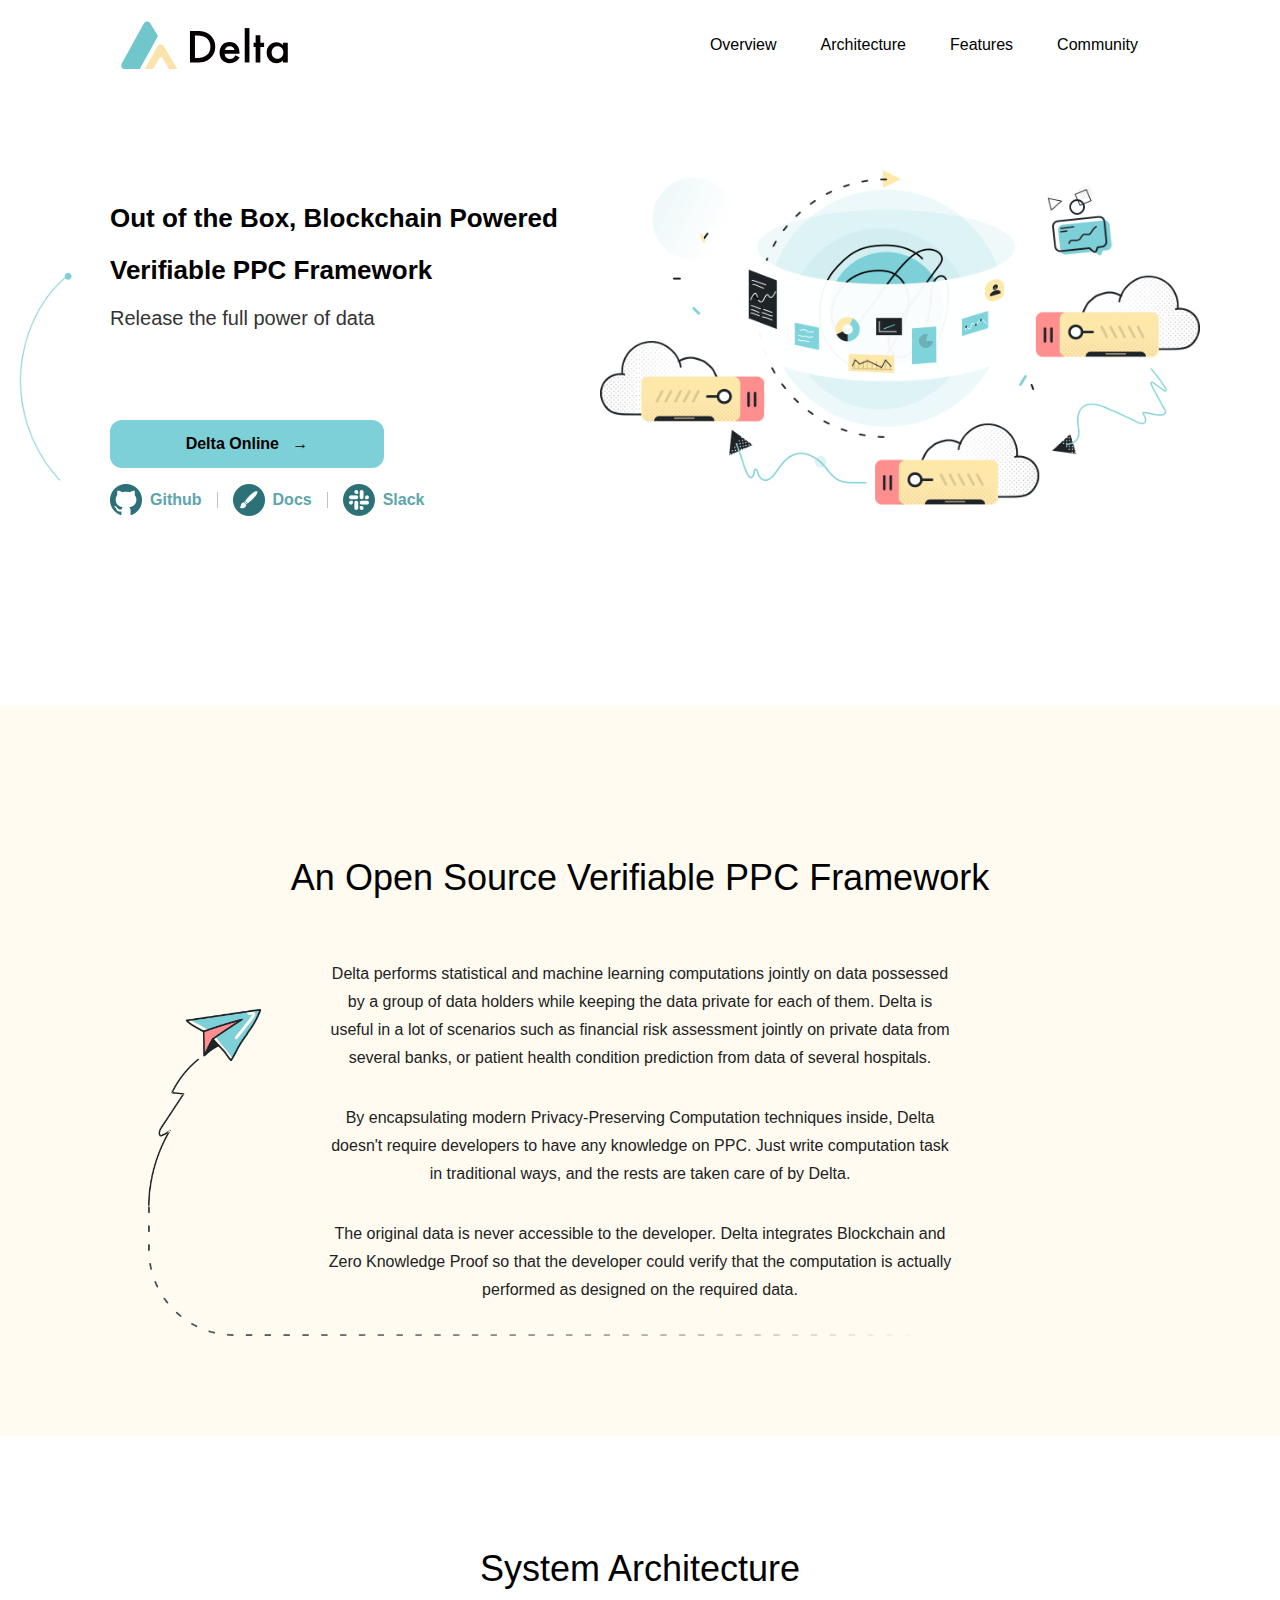
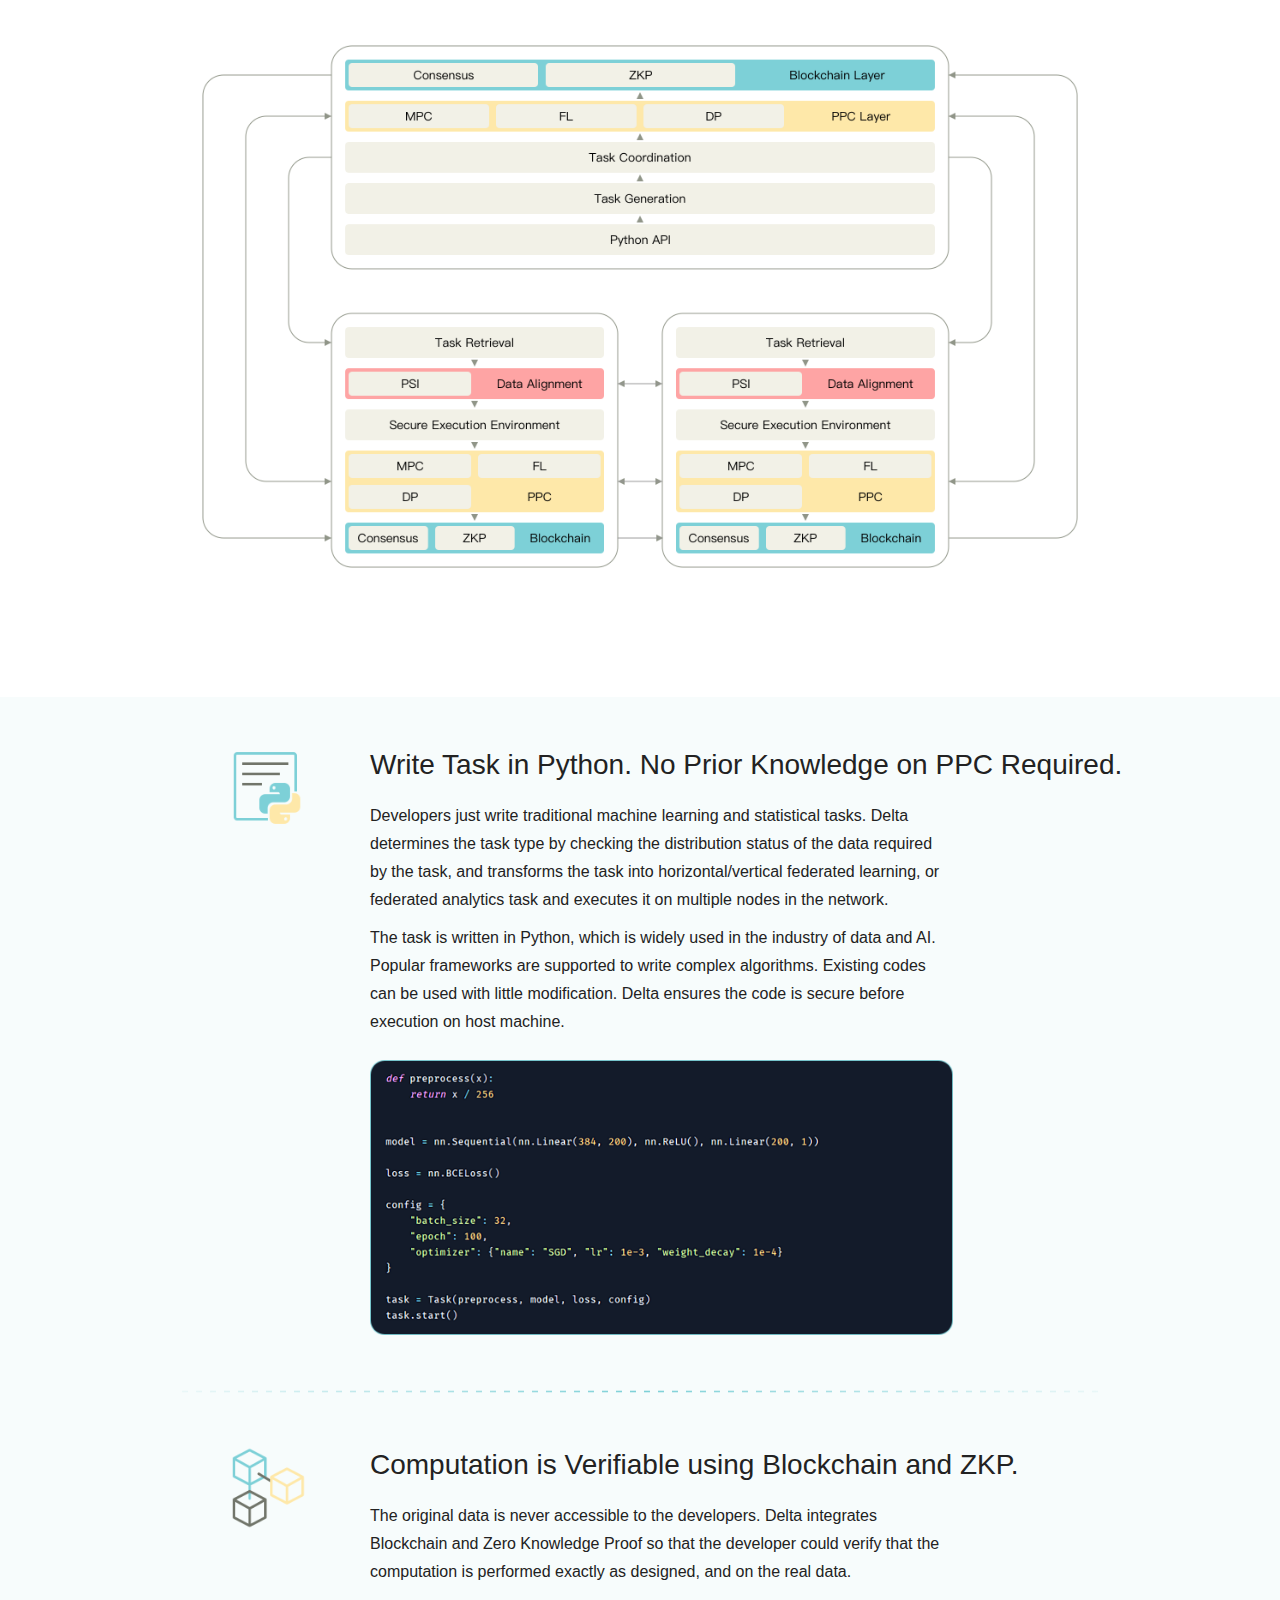
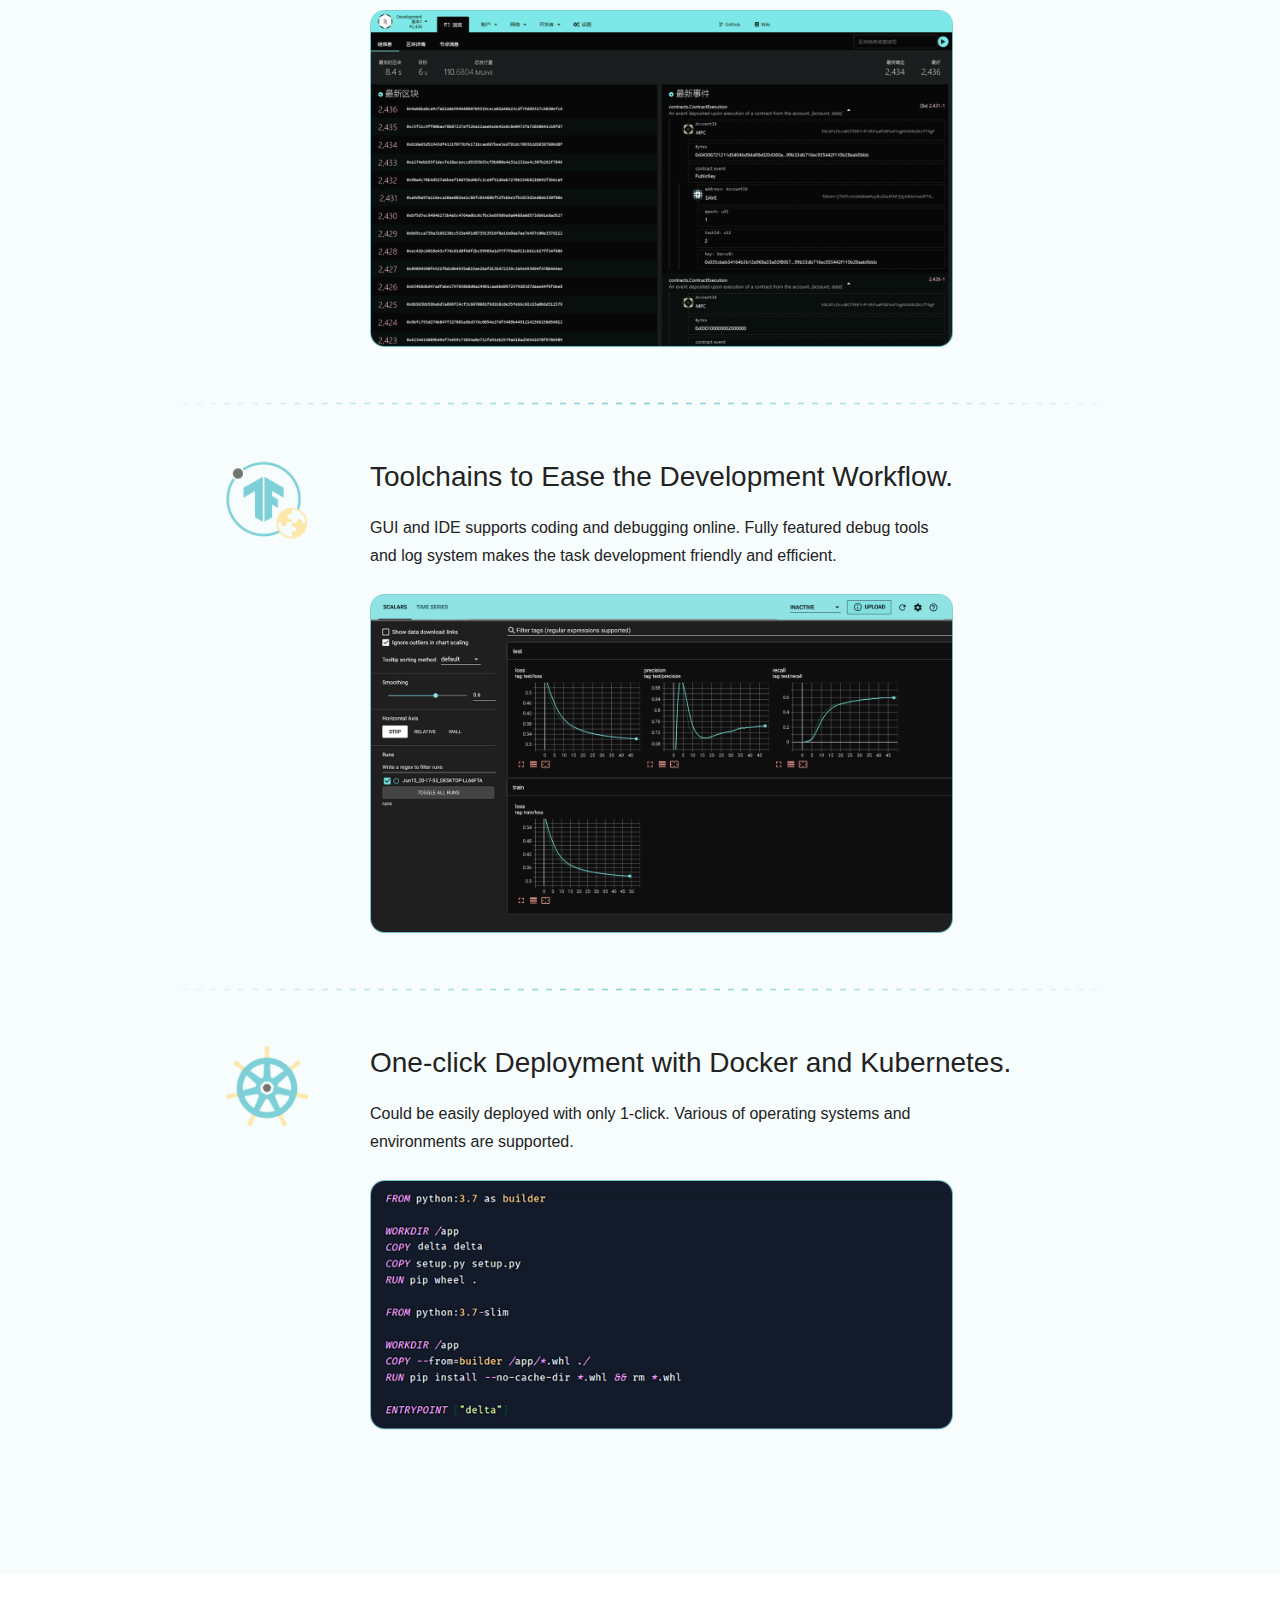
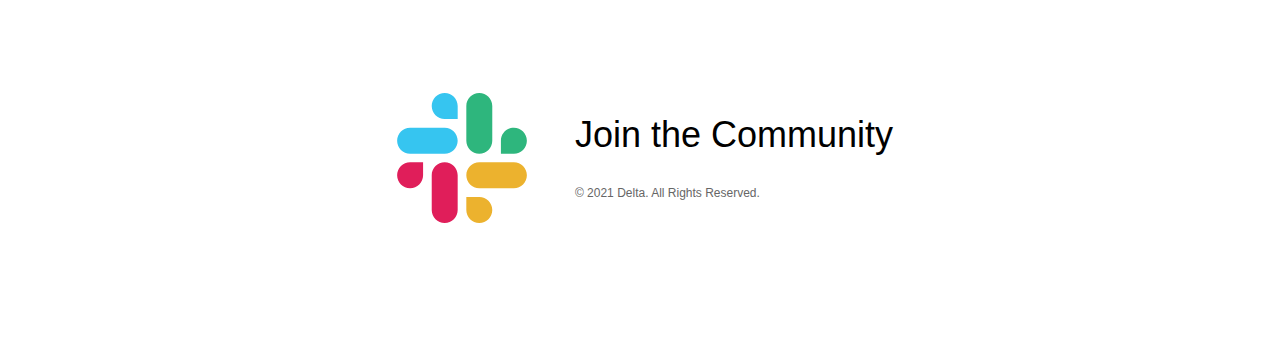
<file: index_en.html>
<!DOCTYPE html>
<html lang="en">
<head>
    <meta charset="utf-8">
    <meta http-equiv="X-UA-Compatible" content="IE=edge">
    <title>Delta&nbsp;|&nbsp;Out-of-the-Box Blockchain-powered Verifiable PPC Framework</title>
    <meta name="description"
          content="Delta performs statistical and machine learning computations jointly on data
                possessed by a group of data holders while keeping the data private for each of them. By encapsulating modern Privacy-Preserving Computation techniques inside,
                Delta doesn't require developers to have any knowledge on PPC.
                Just write computation task in traditional ways, and the rests are taken care of by Delta. The original data is never accessible to the developer.
                Delta integrates Blockchain and Zero Knowledge Proof so that the developer could verify
                that the computation is actually performed as designed on the required data.">
    <meta name="keywords" content="Delta,Privacy Preserving Computation,PPC,Multi Party Computation,MPC,SMPC,SMC,Federated Learning,FL,Verifiable Computation,Python,Blockchain,Zero Knowledge Proof,ZKP">
    <meta name="viewport" content="width=device-width, initial-scale=1">
    <style>
        body {
            width: 100%;
            margin: 0;
        }

        a,
        p,
        span,
        button {
            font-family: 'Helvetica Neue', 'Helvetica', 'Arial', 'sans-serif';
        }

        img {
            max-height: 100%;
            max-width: 100%;
        }

        .clickable {
            cursor: pointer;
        }

        .title_color {
            color: #000000;
        }

        .detail_color {
            color: #222222;
        }

        .footer_color {
            color: #666666;
        }

        .bold {
            font-weight: 500;
        }

        .normal {
            font-weight: 400;
        }

        .thin {
            font-weight: 300;
        }

        a {
            text-decoration: none;
        }

        a:hover {
            text-decoration: underline;
        }
        .link_button:hover {
            text-decoration: none;
        }
    </style>
    <link rel="shortcut icon" href="./favicon.ico" type="image/x-icon" />
    <link rel="stylesheet" href="./css/300.css">
    <link rel="stylesheet" href="./css/960.css">
    <link rel="stylesheet" href="./css/1200.css">
    <link rel="stylesheet" href="./css/en.css">
    <script type="text/javascript">
        function blogIn(x) {
            x.style.borderColor = "rgb(125, 208, 215)";
            x.style.borderWidth = "2px";
        }

        function blogOut(x) {
            x.style.borderColor = "rgba(125, 208, 215, 0.5)";
            x.style.borderWidth = "1px"
        }

        function headIn(x) {
            let child = x.firstElementChild;
            child.style.visibility = "visible";
        }

        function headOut(x) {
            let child = x.firstElementChild;
            child.style.visibility = "hidden";

        }

        function scrollInto(element_id) {
            let element = document.getElementById(element_id);
            element.scrollIntoView()

        }

        function tryDemo() {
            let quiz = document.getElementById("quiz");
            quiz.style.display = "flex";
            let btn = document.getElementById("submit_button");
            console.log(btn.onclick)
        }

    </script>
</head>

<body>
<div id="header">
    <img id="logo" src="./img/logo.svg" />
    <span id="header_tabs">
            <span class="header_tab clickable" onclick="scrollInto('description')">Overview
                <span class="header_tab_img">
                    <img src="./img/header_img.png" alt="">
                </span>
            </span>
            <span class="header_tab bold title_color clickable" onclick="scrollInto('framework')">Architecture
                <span class="header_tab_img">
                    <img src="./img/header_img.png" alt="">
                </span>
            </span>
            <span class="header_tab bold title_color clickable" onclick="scrollInto('features')">Features
                <span class="header_tab_img">
                    <img src="./img/header_img.png" alt="">
                </span>
            </span>
            <span class="header_tab bold title_color clickable" onclick="scrollInto('contact')">Community
                <span class="header_tab_img">
                    <img src="./img/header_img.png" alt="">
                </span>
            </span>
        </span>
</div>

<div id="banner">
    <div id="banner_content">
        <p class="banner_big_title normal title_color">Out of the Box, Blockchain Powered</p>
        <p class="banner_big_title normal title_color">Verifiable PPC Framework</p>
        <p class="banner_small_title normal title_color">Release the full power of data</p>
        <button id="demo_button" class="arrow_button clickable"
                onclick="window.open('https://board.deltampc.com/')">Delta Online&nbsp;&nbsp;&nbsp;&rarr;</button>
        <div id="link_buttons">
            <a class="link_button clickable" href="https://github.com/delta-mpc" target="_blank">
                <div class="link_img">
                    <img src="./img/github.png" alt="">
                </div>
                <div class="link_text">Github</div>
            </a>
            <div id="link_button_sep"></div>
            <a class="link_button clickable" href="https://docs.deltampc.com/v/en" target="_blank">
                <div class="link_img">
                    <img src="./img/doc.png" alt="">
                </div>
                <div class="link_text">Docs</div>
            </a>
            <div id="link_button_sep"></div>
            <a class="link_button clickable" href="https://join.slack.com/t/delta-mpc/shared_invite/zt-uaqm185x-52oCXcxoYvRlFwEoMUC8Tw" target="_blank">
                <div class="link_img">
                    <img src="./img/slack.png" alt="">
                </div>
                <div class="link_text">Slack</div>
            </a>

        </div>
        <span id="banner_line">
                <img src="./img/banner_line.png" alt="">
            </span>

    </div>

    <div id="banner_img">
        <img src="./img/banner.png" alt="">
    </div>


</div>

<div id="description" class="section">
    <p id="des_title" class="section_title">
        An Open Source Verifiable PPC Framework
    </p>

    <div id="des_main">
        <div id="des_content">
            <p class="des_text thin detail_color">
                Delta performs statistical and machine learning computations jointly on data
                possessed by a group of data holders while keeping the data private for each of them.
                Delta is useful in a lot of scenarios such as financial risk assessment jointly
                on private data from several banks,
                or patient health condition prediction from data of several hospitals.
            </p>
            <p class="des_text thin detail_color">
                By encapsulating modern Privacy-Preserving Computation techniques inside,
                Delta doesn't require developers to have any knowledge on PPC.
                Just write computation task in traditional ways, and the rests are taken care of by Delta.</p>
            <p class="des_text thin detail_color">
                The original data is never accessible to the developer.
                Delta integrates Blockchain and Zero Knowledge Proof so that the developer could verify
                that the computation is actually performed as designed on the required data.</p>
        </div>
        <span id="des_img">
                <img src="./img/des_line.png" alt="">
            </span>
    </div>

</div>


<div id="framework" class="section">
    <p id="framework_title" class="section_title">System Architecture</p>
    <div id="framework_img">
        <img src="./img/arch_en.png" alt="" />
    </div>
</div>


<div id="features" class="section">
    <div class="feature_tab">
        <div class="feature_tab_icon">
            <img src="./img/feature_icon1.png" alt="">
        </div>

        <div class="feature_tab_main">
            <p class="feature_tab_text1 normal detail_color">Write Task in Python. No Prior Knowledge on PPC Required.</p>
            <p class="feature_tab_text2 thin detail_color">
                Developers just write traditional machine learning and statistical tasks.
                Delta determines the task type by checking the distribution status of the data required by the task,
                and transforms the task into horizontal/vertical federated learning,
                or federated analytics task and executes it on multiple nodes in the network.</p>
            <p class="feature_tab_text2 thin detail_color">
                The task is written in Python, which is widely used in the industry of data and AI.
                Popular frameworks are supported to write complex algorithms.
                Existing codes can be used with little modification.
                Delta ensures the code is secure before execution on host machine.
            </p>

            <div class="feature_tab_img">
                <img src="./img/feature_img1.png" alt="" />
            </div>
        </div>
    </div>
    <div class="feature_sep">
        <img src="./img/feature_sep.png" alt="">
    </div>
    <div class="feature_tab">
        <div class="feature_tab_icon">
            <img src="./img/feature_icon2.png" alt="">
        </div>
        <div class="feature_tab_main">
            <p class="feature_tab_text1 normal detail_color">Computation is Verifiable using Blockchain and ZKP.</p>
            <p class="feature_tab_text2 thin detail_color">
                The original data is never accessible to the developers.
                Delta integrates Blockchain and Zero Knowledge Proof so that
                the developer could verify that the computation is performed exactly as designed,
                and on the real data.
            </p>
            <div class="feature_tab_img">
                <img src="./img/feature_img2.png" alt="" />
            </div>
        </div>
    </div>
    <div class="feature_sep">
        <img src="./img/feature_sep.png" alt="">
    </div>

    <div class="feature_tab">
        <div class="feature_tab_icon">
            <img src="./img/feature_icon3.png" alt="">
        </div>
        <div class="feature_tab_main">
            <p class="feature_tab_text1 normal detail_color">Toolchains to Ease the Development Workflow.</p>
            <p class="feature_tab_text2 thin detail_color">
                GUI and IDE supports coding and debugging online.
                Fully featured debug tools and log system makes the task development friendly and efficient.
            </p>
            <div class="feature_tab_img">
                <img src="./img/feature_img3.png" alt="" />
            </div>

        </div>
    </div>
    <div class="feature_sep">
        <img src="./img/feature_sep.png" alt="">
    </div>

    <div class="feature_tab">
        <div class="feature_tab_icon">
            <img src="./img/feature_icon4.png" alt="">
        </div>
        <div class="feature_tab_main">
            <p class="feature_tab_text1 normal detail_color">One-click Deployment with Docker and Kubernetes.</p>
            <p class="feature_tab_text2 thin detail_color">
                Could be easily deployed with only 1-click.
                Various of operating systems and environments are supported.
            </p>
            <div class="feature_tab_img">
                <img src="./img/feature_img4.png" alt="" />
            </div>
        </div>
    </div>
</div>

<div id="contact" class="section">
    <div id="contact_main">
        <div id="contact_img">
            <img src="./img/slack-logo.svg" alt="Slack" width="150" height="150" />
        </div>
        <div id="contact_text">
            <a id="contact_title" class="section_title" href="https://join.slack.com/t/delta-mpc/shared_invite/zt-uaqm185x-52oCXcxoYvRlFwEoMUC8Tw" target="_blank">Join the Community</a>
            <p class="foot_text bold footer_color">&copy; 2021 Delta. All Rights Reserved.</p>
        </div>
    </div>
</div>
<!-- Global site tag (gtag.js) - Google Analytics -->
<script async src="https://www.googletagmanager.com/gtag/js?id=G-JSHX7K0N9P"></script>
<script>
    window.dataLayer = window.dataLayer || [];
    function gtag(){dataLayer.push(arguments);}
    gtag('js', new Date());
    gtag('config', 'G-JSHX7K0N9P');
</script>
</body>
</html>
</file>
<file: css/300.css>
@media screen and (min-width: 300px) and (max-width: 960px) {
    #header {
        width: 100%;
        height: 50px;
        margin: auto;
        position: relative;
        top: 0px;
        display: flex;
        flex-direction: row;
        justify-content: flex-start;
        align-items: center;
        margin: 0 auto 0 auto;
    }

    #logo {
        height: 27px;
        margin-left: 22px;
    }

    #header_tabs {
        display: none;
    }

    .header_tab {
        text-align: center;
        height: 50px;
        padding: 0px 13px;
        font-size: 14px;
        line-height: 50px;
        position: relative;
    }

    .header_tab:hover .header_tab_img {
        visibility: visible;
        opacity: 1;
    }

    .header_tab_img {
        width: 17px;
        height: 11px;
        position: absolute;
        left: 28px;
        top: 16px;
        opacity: 0;
        visibility: hidden;
        transition: opacity 1s, visibility 1s;
    }

    #banner {
        position: relative;
        height: fit-content;
        width: 100%;
        display: flex;
        flex-direction: column-reverse;
        justify-content: flex-start;
        align-items: center;
        margin: 0 auto 0 auto;
    }

    #banner_content {
        display: flex;
        flex-direction: column;
        justify-content: flex-start;
        align-items: center;
        margin-right: 0;
        margin-top: 80px;
        margin-bottom: 120px;
        width: 75%;
        height: fit-content;
        position: relative;
    }

    .banner_big_title {
        width: 100%;
        height: fit-content;
        font-size: 24px;
        line-height: 36px;
        margin-top: 2px;
        margin-bottom: 0px;
        text-align: center;
    }

    .banner_small_title {
        width: fit-content;
        height: fit-content;
        font-size: 16px;
        line-height: 26px;
        margin-top: 2px;
        margin-bottom: 0px;
        text-align: center;
    }

    .arrow_button {
        width: 160px;
        height: 40px;
        font-size: 14px;
        font-weight: 800;
        background-color: #7DD0D7;
        border-radius: 6px;
        text-align: center;
        border: 0px;
    }

    .arrow_button:hover {
        background-color: #97dfe5;
    }

    .arrow_button:active {
        background-color: #5CA5AB;
    }

    #demo_button {
        margin-top: 50px;
    }

    #link_buttons {
        display: flex;
        flex-direction: column;
        flex-wrap: wrap;
        height: fit-content;
        width: fit-content;
        justify-content: flex-start;
        align-items: center;
        margin-top: 26px;
    }

    .link_button {
        display: flex;
        flex-direction: row;
        justify-content: flex-start;
        align-items: center;
        height: fit-content;
        width: fit-content;
        margin-right: 8px;
        border: 0px;
        background-color: white;
        margin-top: 20px;
    }

    #link_button_sep {
        display: none;
    }

    .link_img {
        width: 16px;
        height: 16px;
    }

    .link_text {
        font-size: 18px;
        line-height: 26px;
        margin-left: 8px;
        color: #5CA5AB;
        font-weight: bold;
    }

    .link_text:hover {
        color: #7DD0D7;
    }

    .link_text:active {
        color: rgb(44, 113, 119);
    }

    #banner_line {
        width: 100px;
        height: 125px;
        position: absolute;
        left: -53px;
        bottom: 35px;
    }


    #banner_img {
        width: 85%;
        height: 56%;
        margin: 40px auto 0 auto;
    }


    .section {
        position: relative;
        top: 0px;
        display: flex;
        flex-direction: column;
        justify-content: flex-start;
        align-items: center;
        margin: 0 auto 0 auto;
    }

    .section_title {
        font-size: 26px;
        font-weight: 400;
        color: #000000;
        line-height: 50px;
        text-align: center;
    }

    #description {
        height: fit-content;
        background-color: rgb(255, 251, 241);
    }


    #des_title {
        margin-top: 73px;
        margin-bottom: 28px;
        font-size: 26px;
        line-height: 30px;
        width: 55%;
    }

    #des_main {
        width: 75%;
        height: fit-content;
        position: relative;
        margin: 0px auto 50px auto;
    }

    #des_content {
        width: 100%;
        height: fit-content;
        position: relative;
        z-index: 20;
    }

    .des_text {
        font-size: 14px;
        margin: 0px auto 18px auto;
        line-height: 20px;
    }

    #des_img {
        display: none;
    }

    #features {
        background-color: rgb(247, 252, 252);
        height: fit-content;
        padding-bottom: 50px;
    }

    .feature_tab {
        display: flex;
        flex-direction: column;
        justify-content: flex-start;
        width: 75%;
        position: relative;
        height: fit-content;
    }

    .feature_tab_icon {
        width: 30px;
        height: 30px;
        position: absolute;
        top: 22px;
    }

    .feature_tab_main {
        display: flex;
        flex-direction: column;
        justify-content: flex-start;
        align-items: flex-start;
        margin: 21px auto 28px auto;
        width: 100%;
    }

    .feature_tab_text1 {
        font-size: 24px;
        line-height: 30px;
        margin: 0px auto 10px 35px;
        width: 100%;
    }

    .feature_tab_text2 {
        width: 100%;
        font-size: 14px;
        line-height: 20px;
        height: fit-content;
        margin: 5px auto 0 0px;
    }

    .feature_tab_img {
        width: 100%;
        margin: 12px auto 0px 0px;
    }

    .feature_sep {
        width: 85%;
        height: fit-content;
        margin-top: 0px;
        margin-bottom: 0px;
    }


    #scene {
        background-color: rgb(255, 252, 241);
    }

    #scene_title {
        margin-top: 50px;
        margin-bottom: 18px;
        width: 100%;
    }

    #scene_content {
        display: flex;
        flex-direction: row;
        flex-wrap: wrap;
        justify-content: center;
        align-items: flex-start;
        width: 85%;
    }

    .scene_tab {
        height: fit-content;
        display: flex;
        flex-direction: column;
        justify-content: flex-start;
        align-items: center;
        margin: 6px 54px 54px 54px;
    }

    .scene_tab_img {
        width: 125px;
        height: 80px;
    }

    .scene_tab_img img {
        max-height: 100%;
        max-width: 100%;
    }

    .scene_tab_text1 {
        font-size: 20px;
        line-height: 30px;
        text-align: center;
        margin: 4px auto 0px auto;
    }

    .scene_tab_text2 {
        font-size: 14px;
        line-height: 20px;
        width: 280px;
        height: fit-content;
        text-align: center;
        margin: 7px auto 0px auto;
    }

    #framework_title {
        margin-top: 50px;
        margin-bottom: 20px;
        width: 100%;
    }

    #framework_img {
        width: 85%;
        height: 51%;
        margin-bottom: 65px;
    }

    #blog {
        background-color: rgba(125, 208, 215, 0.15);
    }

    #blog_title {
        margin-top: 40px;
        margin-bottom: 16px;
        width: 100%;
    }

    #blog_main {
        display: flex;
        flex-direction: column;
        flex-wrap: wrap;
        justify-content: center;
        align-items: center;
        width: 100%;
        height: fit-content;
        margin-bottom: 0px;
    }

    .blog_wrapper {
        display: flex;
        width: 85%;
        height: 320px;
        justify-content: center;
        align-items: center;
    }

    .blog_tab {
        display: flex;
        flex-direction: column;
        justify-content: flex-start;
        align-items: flex-start;
        background: #FFFFFF;
        border-radius: 4px;
        border: 1px solid rgba(125, 208, 215, 0.5);
        margin: 0px auto 25px auto;
        width: 230px;
        height: fit-content;
        position: relative;
    }

    .blog_img {
        width: 200px;
        height: 150px;
        margin: 8px auto 0px auto;

    }

    .blog_article_title {
        width: 200px;
        height: fit-content;
        font-size: 14px;
        line-height: 20px;
        margin: 12px 0px 0px 10px;
    }

    .blog_detail {
        width: fit-content;
        height: fit-content;
        font-size: 12px;
        line-height: 18px;
        margin: 15px 0px 15px 10px;
    }

    #blog_button {
        margin: 17px auto 40px auto;
    }

    #contact {
        background-color: white;
        flex-direction: row;
        justify-content: center;
    }

    #contact_main {
        width: 100%;
        height: fit-content;
        margin: 60px auto 60px auto;
        display: flex;
        flex-direction: row;
        justify-content: center;
        align-items: flex-start;
    }

    #contact_img {
        width: 100px;
        height: 100px;
    }


    #contact_text {
        display: flex;
        flex-direction: column;
        justify-content: flex-start;
        align-items: flex-start;
        margin-left: 12px;
        margin-top: 0px;
    }

    #contact_title {
        margin: 2px auto 6px 0px;
        font-size: 20px;
        line-height: 30px;
    }

    .foot_text {
        font-size: 10px;
        line-height: 16px;
        margin: 0px auto 0px 0px;
    }
}
</file>
<file: css/960.css>
@media (min-width: 960px) {
    #header {
        width: 960px;
        height: 72px;
        margin: auto;
        position: relative;
        top: 0px;
        display: flex;
        flex-direction: row;
        justify-content: space-between;
        align-items: center;
        margin: 0 auto 0 auto;
    }

    #logo {
        height: 40px;
        margin-left: 64px;
    }

    #header_tabs {
        display: flex;
        flex-direction: row;
        justify-content: flex-end;
        align-items: center;
        margin-right: 64px;
    }

    .header_tab {
        padding: 0px 17px;
        height: 72px;
        font-size: 15px;
        line-height: 72px;
        position: relative;
    }

    .header_tab:hover .header_tab_img {
        opacity: 1;
        visibility: visible;
    }

    .header_tab_img {
        width: 22px;
        height: 14px;
        position: absolute;
        left: 31px;
        top: 18px;
        opacity: 0;
        visibility: hidden;
        transition: opacity 0.2s, visibility 0.2s;
    }

    #banner {
        position: relative;
        height: fit-content;
        width: 960px;
        display: flex;
        flex-direction: row;
        justify-content: center;
        align-items: center;
        margin: 0 auto 0 auto;
    }

    #banner_content {
        display: flex;
        flex-direction: column;
        justify-content: flex-start;
        align-items: flex-start;
        margin-left: 56px;
        margin-right: 0;
        margin-top: 64px;
        margin-bottom: 152px;
        width: fit-content;
        height: fit-content;
        position: relative;
    }

    .banner_big_title {
        width: 344px;
        height: fit-content;
        font-size: 36px;
        line-height: 54px;
        margin-top: 3px;
        margin-bottom: 0px;
    }

    .banner_small_title {
        width: fit-content;
        height: fit-content;
        font-size: 18px;
        line-height: 36px;
        margin-top: 2px;
        margin-bottom: 0px;
    }

    .arrow_button {
        width: 227px;
        height: 38px;
        font-size: 14px;
        font-weight: 800;
        background-color: #7DD0D7;
        border-radius: 10px;
        text-align: center;
        border: 0px;

    }

    .arrow_button:hover {
        background-color: #97dfe5;
    }

    .arrow_button:active {
        background-color: #5CA5AB;
    }


    #demo_button {
        margin-top: 64px;
    }

    #link_buttons {
        display: flex;
        flex-direction: row;
        flex-wrap: wrap;
        height: fit-content;
        width: fit-content;
        justify-content: flex-start;
        align-items: center;
        margin-top: 16px;
    }

    .link_button {
        display: flex;
        flex-direction: row;
        justify-content: flex-start;
        align-items: center;
        height: fit-content;
        width: fit-content;
        margin-right: 12px;
        border: 0px;
        background-color: white;
    }

    #link_button_sep {
        background-color: #C1C1C1;
        width: 1px;
        height: 12px;
        margin-right: 12px;
    }

    .link_img {
        width: 26px;
        height: 26px;
    }

    .link_text {
        font-size: 14px;
        line-height: 16px;
        margin-left: 6px;
        color: #5CA5AB;
        font-weight: bold;
    }

    .link_text:hover {
        color: #7DD0D7;
    }

    .link_text:active {
        color: rgb(44, 113, 119);
    }

    #banner_line {
        width: 136px;
        height: 171px;
        position: absolute;
        left: -110px;
        bottom: 28px;
    }

    #banner_img {
        width: 528px;
        height: 294px;
        margin: 64px auto auto 0px;
    }


    .section {
        position: relative;
        top: 0px;
        display: flex;
        flex-direction: column;
        justify-content: flex-start;
        align-items: center;
        margin: 0 auto 0 auto;
    }

    .section_title {
        font-size: 44px;
        font-weight: 400;
        color: #000000;
        line-height: 60px;
        text-align: center;
    }

    #description {
        height: fit-content;
        background-color: rgb(255, 251, 241);
    }


    #des_title {
        margin-top: 117px;
        margin-bottom: 45px;
        font-size: 42px;
        line-height: 42px;
    }
    
    #des_main {
        width: 500px;
        height: fit-content;
        position: relative;
        margin: 0 auto 80px auto;
    }

    #des_content {
        width: 500px;
        height: fit-content;
        position: relative;
        z-index: 20;
    }

    .des_text {
        text-align: center;
        font-size: 14px;
        margin: 0px auto 26px auto;
        line-height: 22px;
    }

    #des_img {
        position: absolute;
        left: -144px;
        bottom: 0px;
        width: 624px;
        height: 261px;
        z-index: 10;
    }

    #features {
        background-color: rgb(247, 252, 252);
        height: fit-content;
        padding-bottom: 80px;
    }

    #features_title {
        margin-top: 87px;
        margin-bottom: 28px;
        width: 960px;
    }

    .feature_tab {
        display: flex;
        flex-direction: row;
        justify-content: flex-start;
        width: 960px;
    }

    .feature_tab_icon {
        width: 75px;
        height: 75px;
        margin-top: 35px;
        margin-left: 144px;
    }

    .feature_tab_main {
        display: flex;
        flex-direction: column;
        justify-content: flex-start;
        align-items: flex-start;
        margin-top: 32px;
        margin-left: 45px;
        margin-bottom: 32px;
    }

    .feature_tab_text1 {
        font-size: 27px;
        line-height: 43px;
        margin: 0px auto 0px 0px;
    }

    .feature_tab_text2 {
        font-size: 14px;
        line-height: 24px;
        width: 466px;
        height: fit-content;
        margin: 8px auto 0 0px;
    }

    .feature_tab_img {
        width: 466px;
        max-height: 274px;
        margin: 20px auto 0px 0px;
    }

    .feature_sep {
        width: 733px;
        height: fit-content;
        margin-top: 0px;
        margin-bottom: 0px;
    }

    #scene {
        background-color: rgb(255, 252, 241);
    }

    #scene_title {
        margin-top: 88px;
        margin-bottom: 28px;
        width: 960px;
    }

    #scene_content {
        display: flex;
        flex-direction: row;
        flex-wrap: wrap;
        justify-content: center;
        align-items: flex-start;
        width: 960px;
    }

    .scene_tab {
        width: 308px;
        height: fit-content;
        display: flex;
        flex-direction: column;
        justify-content: flex-start;
        align-items: center;
        margin: 5px 74px 92px 74px;
    }

    .scene_tab_img {
        width: 171px;
        height: 110px;
    }

    .scene_tab_text1 {
        font-size: 26px;
        line-height: 43px;
        text-align: center;
        margin: 6px auto 0px auto;
    }

    .scene_tab_text2 {
        font-size: 14px;
        line-height: 22px;
        width: 304px;
        height: fit-content;
        text-align: center;
        margin: 11px auto 0px auto;
    }

    #framework_title {
        margin-top: 76px;
        margin-bottom: 30px;
        width: 960px;
    }

    #framework_img {
        width: 700px;
        height: 418px;
        margin-bottom: 104px;
    }

    #blog {
        background-color: rgba(125, 208, 215, 0.15);
    }

    #blog_title {
        margin-top: 64px;
        margin-bottom: 26px;
        width: 960px;
    }

    #blog_main {
        display: flex;
        flex-direction: row;
        flex-wrap: wrap;
        justify-content: center;
        align-items: center;
        width: 960px;
        height: fit-content;
        margin-bottom: 0px;
    }

    .blog_wrapper {
        display: flex;
        width: 288px;
        height: 336px;
        justify-content: center;
        align-items: center;
    }

    .blog_tab {
        display: flex;
        flex-direction: column;
        justify-content: flex-start;
        align-items: flex-start;
        background: #FFFFFF;
        border-radius: 6px;
        border: 1px solid rgba(125, 208, 215, 0.5);
        width: 240px;
        height: fit-content;
        position: relative;
    }

    .blog_img {
        width: 224px;
        height: 156px;
        margin: 9px auto 0px auto;
    }

    .blog_article_title {
        width: 224px;
        height: fit-content;
        font-size: 16px;
        line-height: 24px;
        margin: 23px 9px 0px 9px;
    }

    #blog_button {
        margin: 24px auto 55px auto;
    }

    .blog_detail {
        width: fit-content;
        height: fit-content;
        font-size: 13px;
        line-height: 23px;
        margin: 24px 0px 24px 9px;
    }

    #contact {
        background-color: white;
        flex-direction: row;
        justify-content: center;
    }

    #contact_main {
        width: 960px;
        height: fit-content;
        margin: 95px auto 95px auto;
        display: flex;
        flex-direction: row;
        justify-content: center;
        align-items: flex-start;
    }

    #contact_img {
        width: 110x;
        height: 110px;
    }


    #contact_text {
        display: flex;
        flex-direction: column;
        justify-content: flex-start;
        align-items: flex-start;
        margin-left: 30px;
        margin-top: 0px;
    }

    #contact_title {
        margin: 2px auto 10px 0px;
    }

    .foot_text {
        font-size: 11px;
        line-height: 16px;
        margin: 0px auto 0px 0px;
    }
}
</file>
<file: css/1200.css>
@media (min-width: 1200px) {
    #header {
        width: 1200px;
        height: 90px;
        margin: auto;
        position: relative;
        top: 0px;
        display: flex;
        flex-direction: row;
        justify-content: space-between;
        align-items: center;
        margin: 0 auto 0 auto;
    }

    #logo {
        height: 50px;
        margin-left: 80px;
    }

    #header_tabs {
        display: flex;
        flex-direction: row;
        justify-content: flex-end;
        align-items: center;
        margin-right: 80px;
    }

    .header_tab {
        padding: 0px 22px;
        height: 90px;
        font-size: 16px;
        line-height: 90px;
        position: relative;
    }

    .header_tab:hover .header_tab_img {
        opacity: 1;
        visibility: visible;
    }

    .header_tab_img {
        width: 28px;
        height: 18px;
        position: absolute;
        left: 34px;
        top: 20px;
        opacity: 0;
        visibility: hidden;
        transition: opacity 0.2s, visibility 0.2s;
    }

    #banner {
        position: relative;
        height: fit-content;
        width: 1200px;
        display: flex;
        flex-direction: row;
        justify-content: center;
        align-items: center;
        margin: 0 auto 0 auto;
    }

    #banner_content {
        display: flex;
        flex-direction: column;
        justify-content: flex-start;
        align-items: flex-start;
        margin-left: 70px;
        margin-right: 0;
        margin-top: 80px;
        margin-bottom: 190px;
        width: fit-content;
        height: fit-content;
        position: relative;
    }

    .banner_big_title {
        width: 430px;
        height: fit-content;
        font-size: 46px;
        line-height: 68px;
        margin-top: 4px;
        margin-bottom: 0px;
    }

    .banner_small_title {
        width: fit-content;
        height: fit-content;
        font-size: 22px;
        line-height: 44px;
        margin-top: 2px;
        margin-bottom: 0px;
    }

    .arrow_button {
        width: 274px;
        height: 48px;
        font-size: 16px;
        font-weight: 800;
        background-color: #7DD0D7;
        border-radius: 12px;
        text-align: center;
        border: 0px;

    }

    .arrow_button:hover {
        background-color: #97dfe5;
    }

    .arrow_button:active {
        background-color: #5CA5AB;
    }


    #demo_button {
        margin-top: 80px;
    }

    #link_buttons {
        display: flex;
        flex-direction: row;
        flex-wrap: wrap;
        height: fit-content;
        width: fit-content;
        justify-content: flex-start;
        align-items: center;
        margin-top: 16px;
    }

    .link_button {
        display: flex;
        flex-direction: row;
        justify-content: flex-start;
        align-items: center;
        height: fit-content;
        width: fit-content;
        margin-right: 15px;
        border: 0px;
        background-color: white;
    }

    #link_button_sep {
        background-color: #C1C1C1;
        width: 1px;
        height: 16px;
        margin-right: 15px;
    }

    .link_img {
        width: 32px;
        height: 32px;
    }

    .link_text {
        font-size: 16px;
        line-height: 20px;
        margin-left: 8px;
        color: #5CA5AB;
        font-weight: bold;
    }

    .link_text:hover {
        color: #7DD0D7;
    }

    .link_text:active {
        color: rgb(44, 113, 119);
    }

    #banner_line {
        width: 170px;
        height: 214px;
        position: absolute;
        left: -136px;
        bottom: 35px;
    }

    #banner_img {
        width: 660px;
        height: 367px;
        margin: 80px auto auto 0px;
    }


    .section {
        position: relative;
        top: 0px;
        display: flex;
        flex-direction: column;
        justify-content: flex-start;
        align-items: center;
        margin: 0 auto 0 auto;
    }

    .section_title {
        font-size: 54px;
        font-weight: 400;
        color: #000000;
        line-height: 76px;
        text-align: center;
    }

    #description {
        height: fit-content;
        background-color: rgb(255, 251, 241);
    }


    #des_title {
        margin-top: 146px;
        margin-bottom: 56px;
        font-size: 52px;
        line-height: 52px;
    }
    
    #des_main {
        width: 625px;
        height: fit-content;
        position: relative;
        margin: 0 auto 100px auto;
    }

    #des_content {
        width: 625px;
        height: fit-content;
        position: relative;
        z-index: 20;
    }

    .des_text {
        text-align: center;
        font-size: 16px;
        margin: 0px auto 32px auto;
        line-height: 28px;
    }

    #des_img {
        position: absolute;
        left: -180px;
        bottom: 0px;
        width: 781px;
        height: 327px;
        z-index: 10;
    }

    #features {
        background-color: rgb(247, 252, 252);
        height: fit-content;
        padding-bottom: 100px;
    }

    #features_title {
        margin-top: 109px;
        margin-bottom: 35px;
        width: 1200px;
    }

    .feature_tab {
        display: flex;
        flex-direction: row;
        justify-content: flex-start;
        width: 1200px;
    }

    .feature_tab_icon {
        width: 94px;
        height: 94px;
        margin-top: 44px;
        margin-left: 180px;
    }

    .feature_tab_main {
        display: flex;
        flex-direction: column;
        justify-content: flex-start;
        align-items: flex-start;
        margin-top: 41px;
        margin-left: 56px;
        margin-bottom: 40px;
    }

    .feature_tab_text1 {
        font-size: 34px;
        line-height: 54px;
        margin: 0px auto 0px 0px;
    }

    .feature_tab_text2 {
        font-size: 16px;
        line-height: 28px;
        width: 583px;
        height: fit-content;
        margin: 10px auto 0 0px;
    }

    .feature_tab_img {
        width: 583px;
        max-height: 343px;
        margin: 24px auto 0px 0px;
    }

    .feature_sep {
        width: 916px;
        height: fit-content;
        margin-top: 0px;
        margin-bottom: 0px;
    }

    #scene {
        background-color: rgb(255, 252, 241);
    }

    #scene_title {
        margin-top: 109px;
        margin-bottom: 35px;
        width: 1200px;
    }

    #scene_content {
        display: flex;
        flex-direction: row;
        flex-wrap: wrap;
        justify-content: center;
        align-items: flex-start;
        width: 1200px;
    }

    .scene_tab {
        width: 386px;
        height: fit-content;
        display: flex;
        flex-direction: column;
        justify-content: flex-start;
        align-items: center;
        margin: 6px 92px 115px 92px;
    }

    .scene_tab_img {
        width: 214px;
        height: 137px;
    }

    .scene_tab_text1 {
        font-size: 33px;
        line-height: 54px;
        text-align: center;
        margin: 8px auto 0px auto;
    }

    .scene_tab_text2 {
        font-size: 16px;
        line-height: 26px;
        width: 380px;
        height: fit-content;
        text-align: center;
        margin: 14px auto 0px auto;
    }

    #framework_title {
        margin-top: 95px;
        margin-bottom: 38px;
        width: 1200px;
    }

    #framework_img {
        width: 876px;
        height: 523px;
        margin-bottom: 129px;
    }

    #blog {
        background-color: rgba(125, 208, 215, 0.15);
    }

    #blog_title {
        margin-top: 81px;
        margin-bottom: 32px;
        width: 1200px;
    }

    #blog_main {
        display: flex;
        flex-direction: row;
        flex-wrap: wrap;
        justify-content: center;
        align-items: center;
        width: 1200px;
        height: fit-content;
        margin-bottom: 0px;
    }

    .blog_wrapper {
        display: flex;
        width: 360px;
        height: 420px;
        justify-content: center;
        align-items: center;
    }

    .blog_tab {
        display: flex;
        flex-direction: column;
        justify-content: flex-start;
        align-items: flex-start;
        background: #FFFFFF;
        border-radius: 8px;
        border: 1px solid rgba(125, 208, 215, 0.5);
        width: 300px;
        height: fit-content;
        position: relative;
    }

    .blog_img {
        width: 280px;
        height: 195px;
        margin: 11px auto 0px auto;
    }

    .blog_article_title {
        width: 280px;
        height: fit-content;
        font-size: 18px;
        line-height: 26px;
        margin: 23px 11px 0px 11px;
    }

    #blog_button {
        margin: 30px auto 69px auto;
    }

    .blog_detail {
        width: fit-content;
        height: fit-content;
        font-size: 14px;
        line-height: 26px;
        margin: 30px 0px 30px 11px;
    }

    #contact {
        background-color: white;
        flex-direction: row;
        justify-content: center;
    }

    #contact_main {
        width: 1200px;
        height: fit-content;
        margin: 119px auto 119px auto;
        display: flex;
        flex-direction: row;
        justify-content: center;
        align-items: flex-start;
    }

    #contact_img {
        width: 130x;
        height: 130px;
    }


    #contact_text {
        display: flex;
        flex-direction: column;
        justify-content: flex-start;
        align-items: flex-start;
        margin-left: 38px;
        margin-top: 0px;
    }

    #contact_title {
        margin: 4px auto 12px 0px;
    }

    .foot_text {
        font-size: 12px;
        line-height: 16px;
        margin: 0px auto 0px 0px;
    }
}
</file>
<file: css/en.css>
@media (min-width: 1200px) {
    #banner_content {
        margin: 100px 0 190px 70px !important;
    }
    .banner_big_title {
        width: 490px !important;
        font-size: 26px !important;
        font-weight: bold;
        line-height: 48px !important;
    }
    .banner_small_title {
        font-size: 20px !important;
        color: #333333;
    }
    #banner_img {
        width: 600px !important;
    }
    .section_title {
        font-size: 36px !important;
    }
    #des_title {
        font-size: 36px !important;
    }
    .feature_tab_text1 {
        font-size: 28px !important;
    }
}
@media (min-width: 960px) and (max-width: 1199px) {
    #banner_content {
        margin: 70px 0 100px 70px !important;
    }
    .banner_big_title {
        width: 490px !important;
        font-size: 26px !important;
        font-weight: bold;
        line-height: 48px !important;
    }
    .banner_small_title {
        font-size: 20px !important;
        color: #333333;
    }
    #banner_img {
        width: 600px !important;
        margin: 100px auto auto;
    }
    .section_title {
        font-size: 28px !important;
    }
    #des_title {
        margin-top: 64px !important;
        font-size: 28px !important;
    }
    .feature_tab_text1 {
        font-size: 22px !important;
    }
}
@media screen and (max-width: 959px) {
    .link_button {
        margin-top: 20px;
    }
    .link_text {
        font-size: 18px !important;
    }
}
</file>
